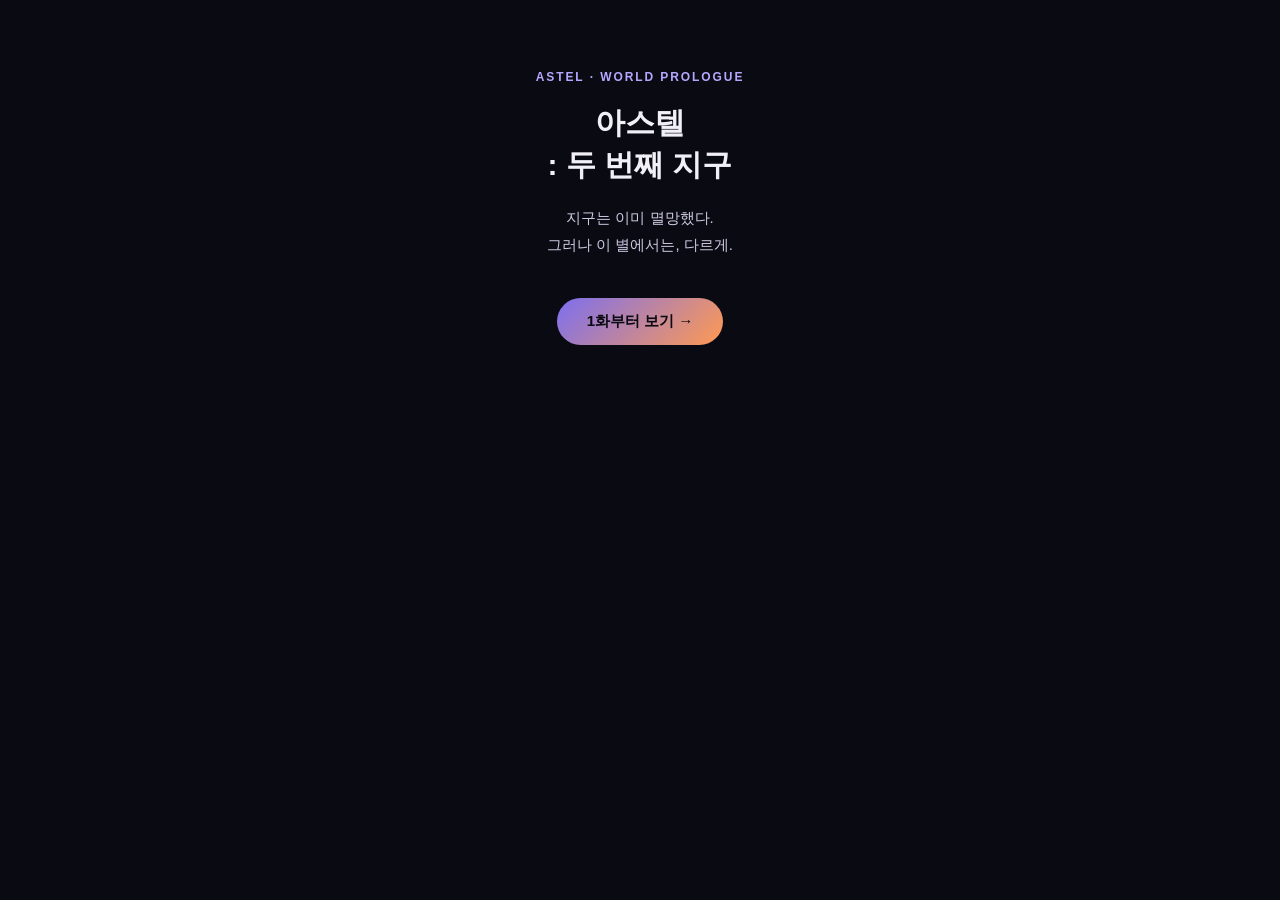
<file: index.html>
<!DOCTYPE html>
<html lang="ko">
<head>
<meta charset="UTF-8">
<meta name="viewport" content="width=device-width, initial-scale=1.0">
<title>아스텔: 두 번째 지구</title>
<link rel="stylesheet" href="assets/site.css">
</head>
<body>

  <div class="hero">
    <div class="tagline">Astel · World Prologue</div>
    <h1>아스텔<br>: 두 번째 지구</h1>
    <p class="lead">지구는 이미 멸망했다.<br>그러나 이 별에서는, 다르게.</p>
    <a class="cta" href="episodes/ep1.html">1화부터 보기 →</a>
  </div>

</body>
</html>
</file>
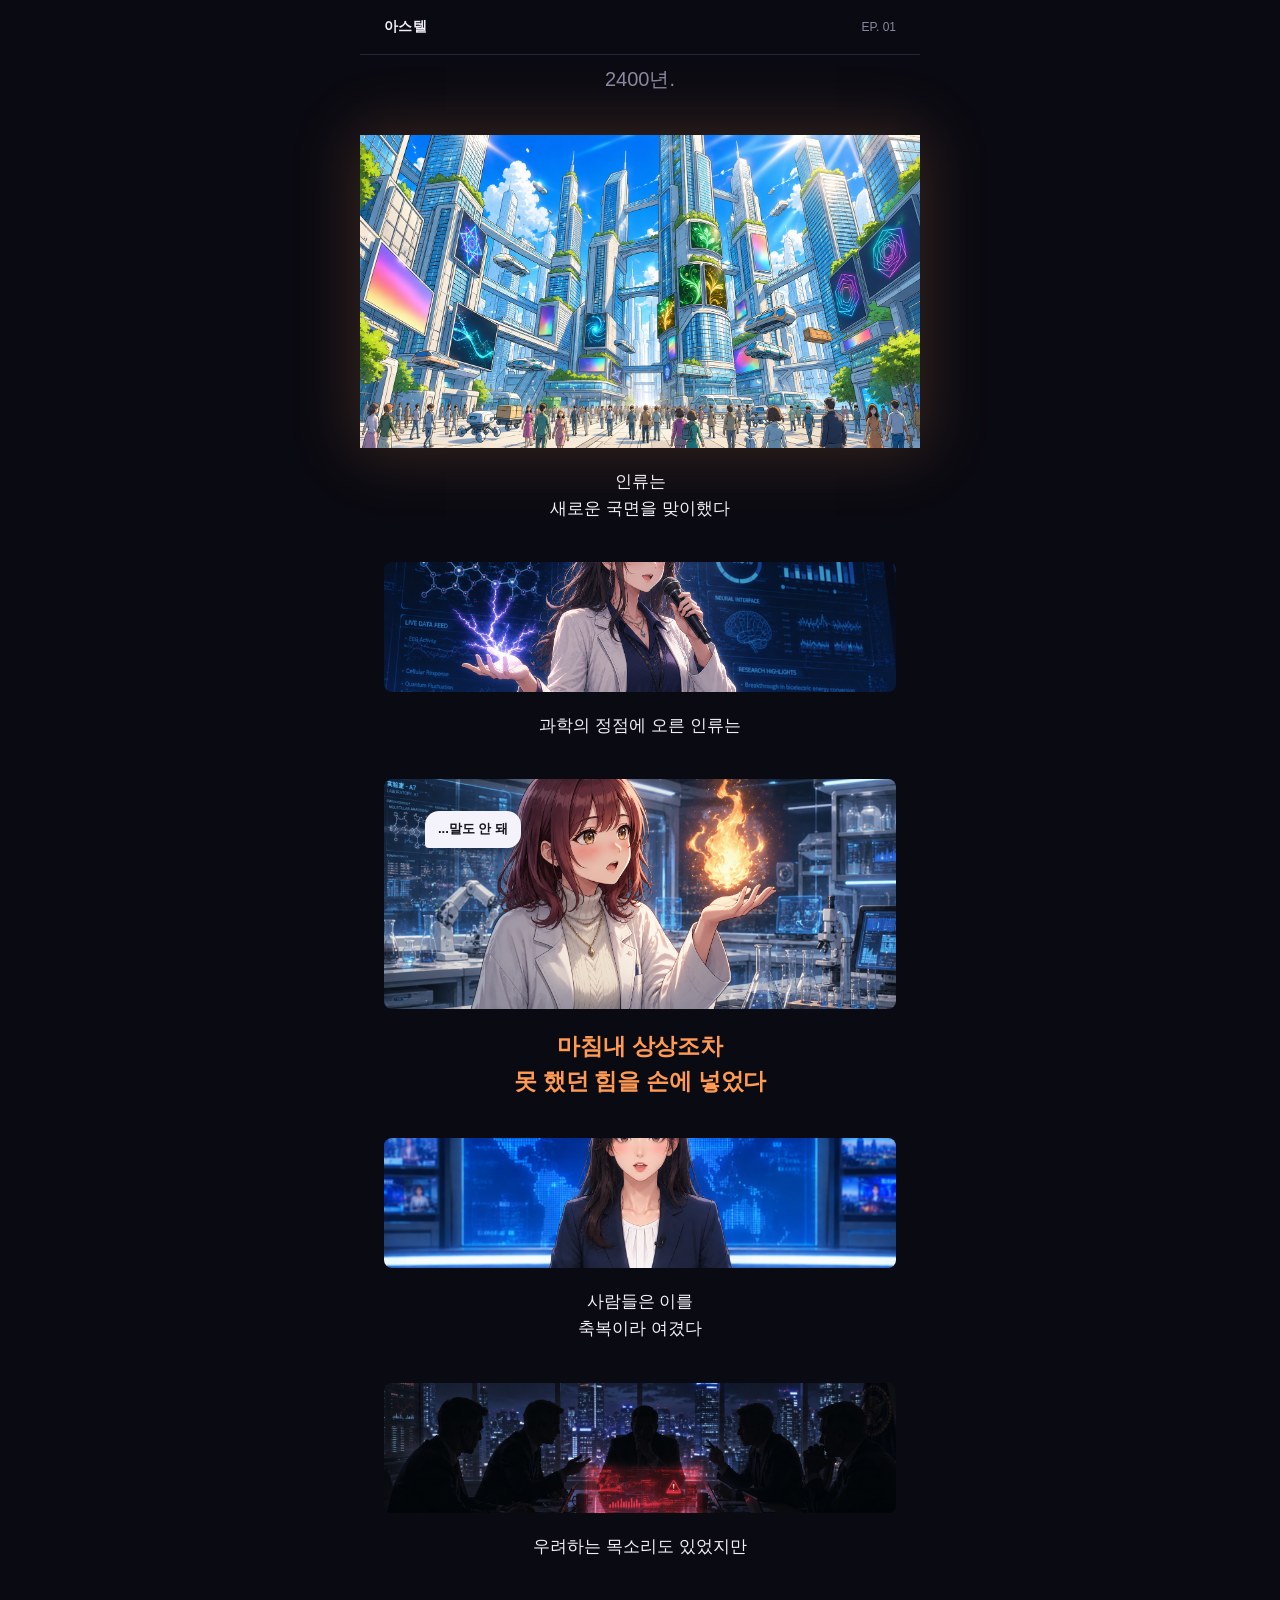
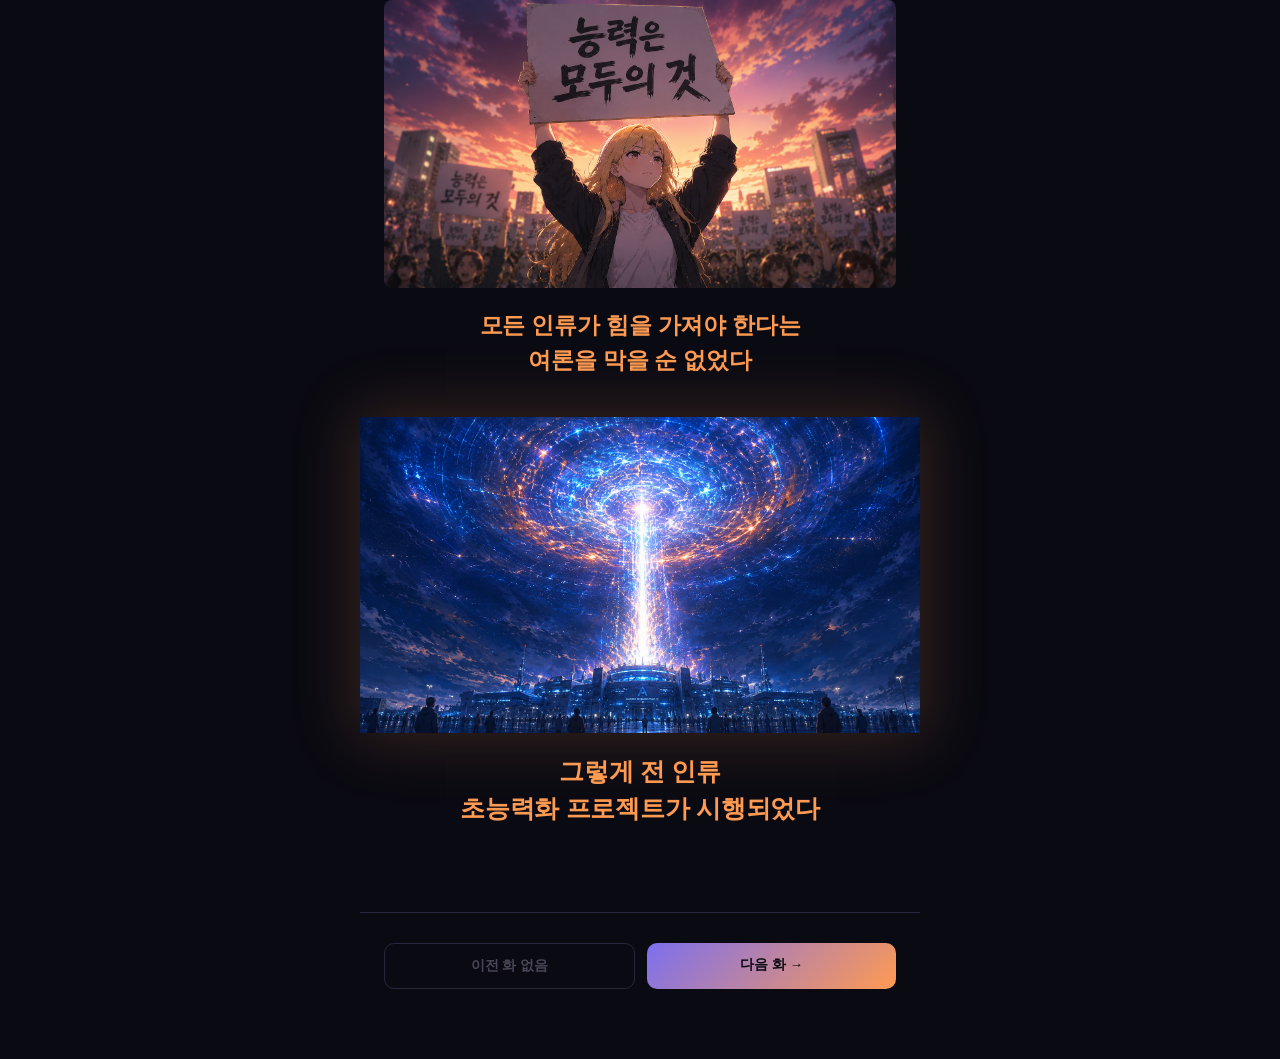
<file: episodes/ep1.html>
<!DOCTYPE html>
<html lang="ko">
<head>
<meta charset="UTF-8">
<meta name="viewport" content="width=device-width, initial-scale=1.0">
<title>1화 — 아스텔</title>
<link rel="stylesheet" href="../assets/site.css">
</head>
<body>

  <div class="site-nav">
    <a class="brand" href="../index.html">아스텔</a>
    <span class="ep-tag">EP. 01</span>
  </div>

  <div class="strip">

    <div class="cut">
      <div class="cut-text text-normal" style="font-size:20px;color:var(--text-quiet)">2400년.</div>
    </div>

    <div class="cut size-full reveal">
      <div class="cut-media"><img src="images/ep1/city.png" alt="미래 도시 전경"></div>
    </div>

    <div class="cut">
      <div class="cut-text text-normal">인류는<br>새로운 국면을 맞이했다</div>
    </div>

    <div class="cut size-s">
      <div class="cut-media"><img src="images/ep1/scientist_lightning.png" alt="연구 발표 장면"></div>
    </div>

    <div class="cut">
      <div class="cut-text text-normal">과학의 정점에 오른 인류는</div>
    </div>

    <div class="cut size-m">
      <div class="cut-media">
        <img src="images/ep1/woman_flame.png" alt="손 위의 불꽃을 바라보는 여성">
        <div class="bubble-wrap" style="top:14%; left:8%;"><div class="bubble">...말도 안 돼</div></div>
      </div>
    </div>

    <div class="cut">
      <div class="cut-text text-impact">마침내 상상조차<br>못 했던 힘을 손에 넣었다</div>
    </div>

    <div class="cut size-s">
      <div class="cut-media"><img src="images/ep1/news_anchor.png" alt="뉴스 속보 장면"></div>
    </div>

    <div class="cut">
      <div class="cut-text text-normal">사람들은 이를<br>축복이라 여겼다</div>
    </div>

    <div class="cut size-s">
      <div class="cut-media"><img src="images/ep1/committee_room.png" alt="우려하는 회의 장면"></div>
    </div>

    <div class="cut">
      <div class="cut-text text-normal">우려하는 목소리도 있었지만</div>
    </div>

    <div class="cut size-l reveal">
      <div class="cut-media"><img src="images/ep1/protest_crowd.png" alt="능력은 모두의 것 시위 장면"></div>
    </div>

    <div class="cut">
      <div class="cut-text text-impact">모든 인류가 힘을 가져야 한다는<br>여론을 막을 순 없었다</div>
    </div>

    <div class="cut size-full reveal">
      <div class="cut-media"><img src="images/ep1/cosmic_beam.png" alt="전 인류 초능력화 프로젝트 시행 장면"></div>
    </div>

    <div class="cut">
      <div class="cut-text text-impact" style="font-size:25px">그렇게 전 인류<br>초능력화 프로젝트가 시행되었다</div>
    </div>
  </div>

  <div class="ep-end">
    <span class="disabled">이전 화 없음</span>
    <a class="next" href="ep2.html">다음 화 →</a>
  </div>

<script>
  const revealEls = document.querySelectorAll('.reveal');
  const io = new IntersectionObserver((entries) => {
    entries.forEach(entry => {
      if (entry.isIntersecting) {
        entry.target.classList.add('is-visible');
        io.unobserve(entry.target);
      }
    });
  }, { threshold: 0.2 });
  revealEls.forEach(el => io.observe(el));
</script>

</body>
</html>
</file>
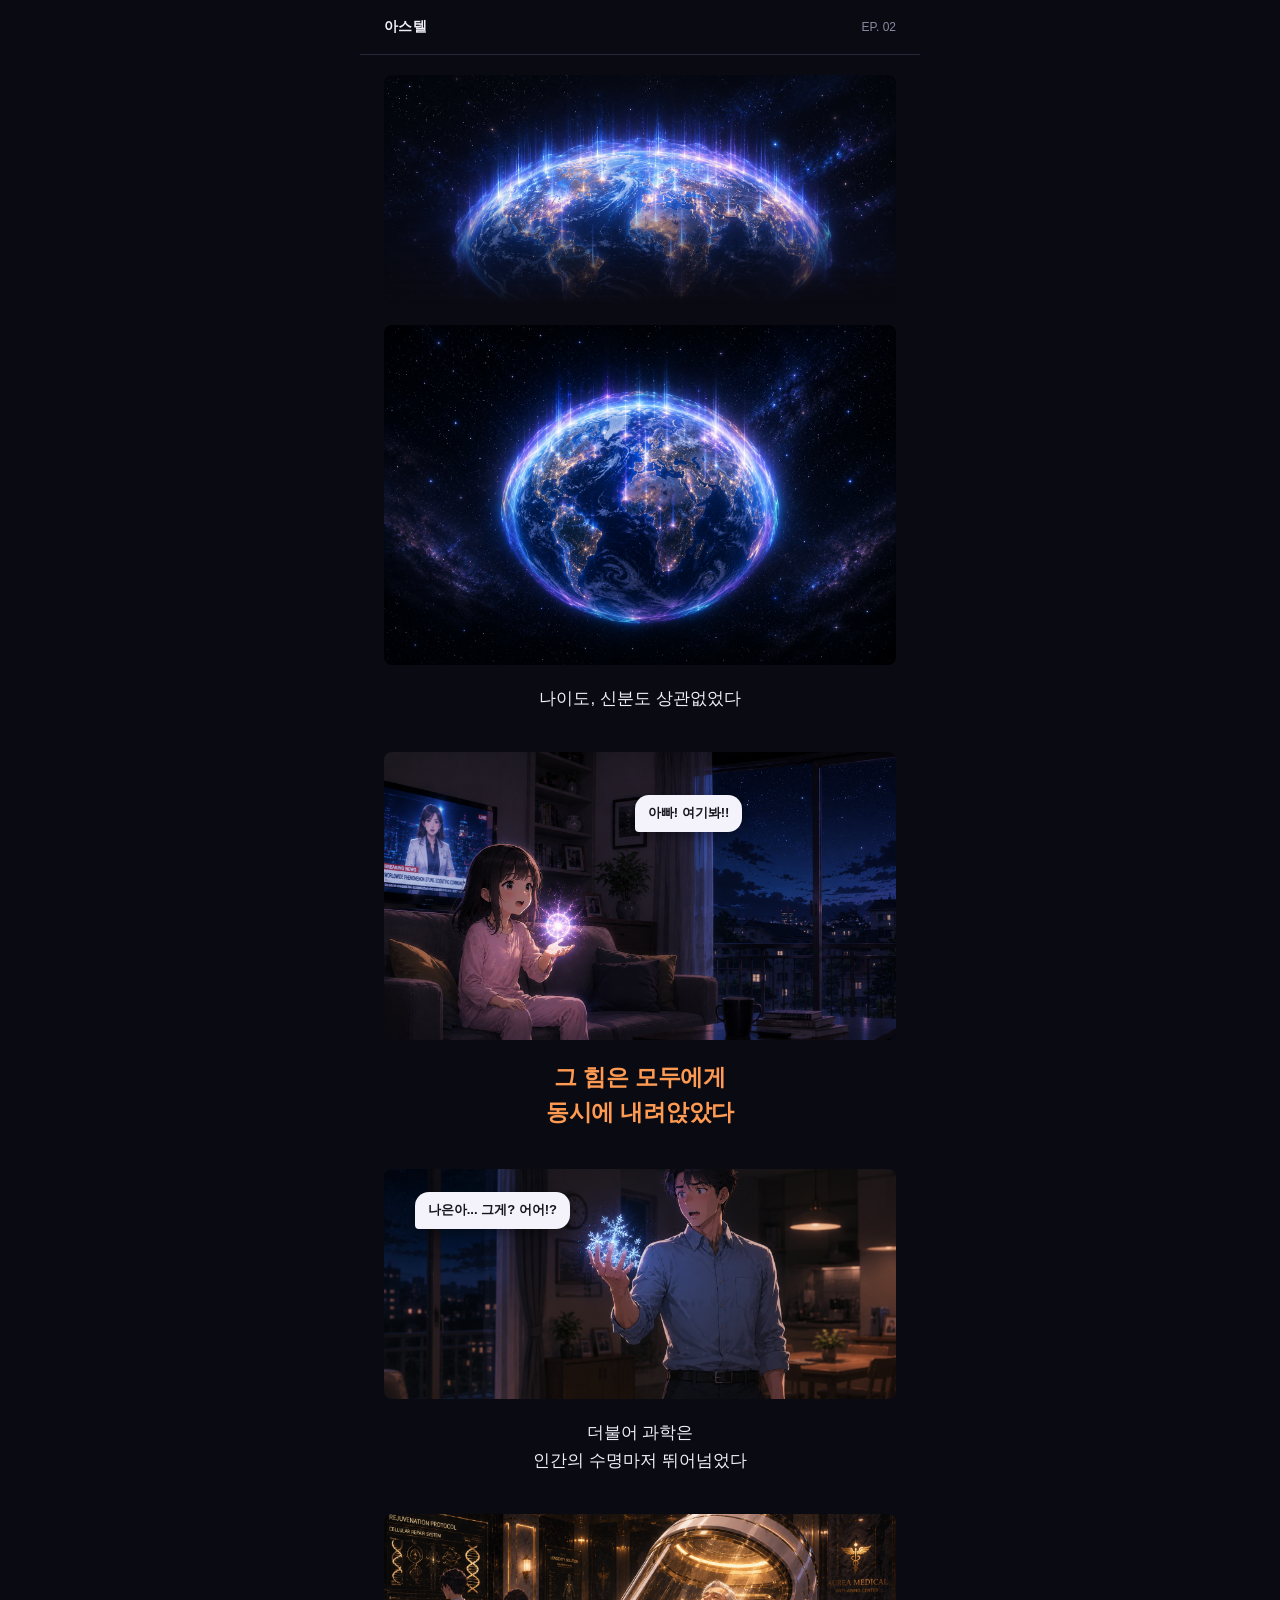
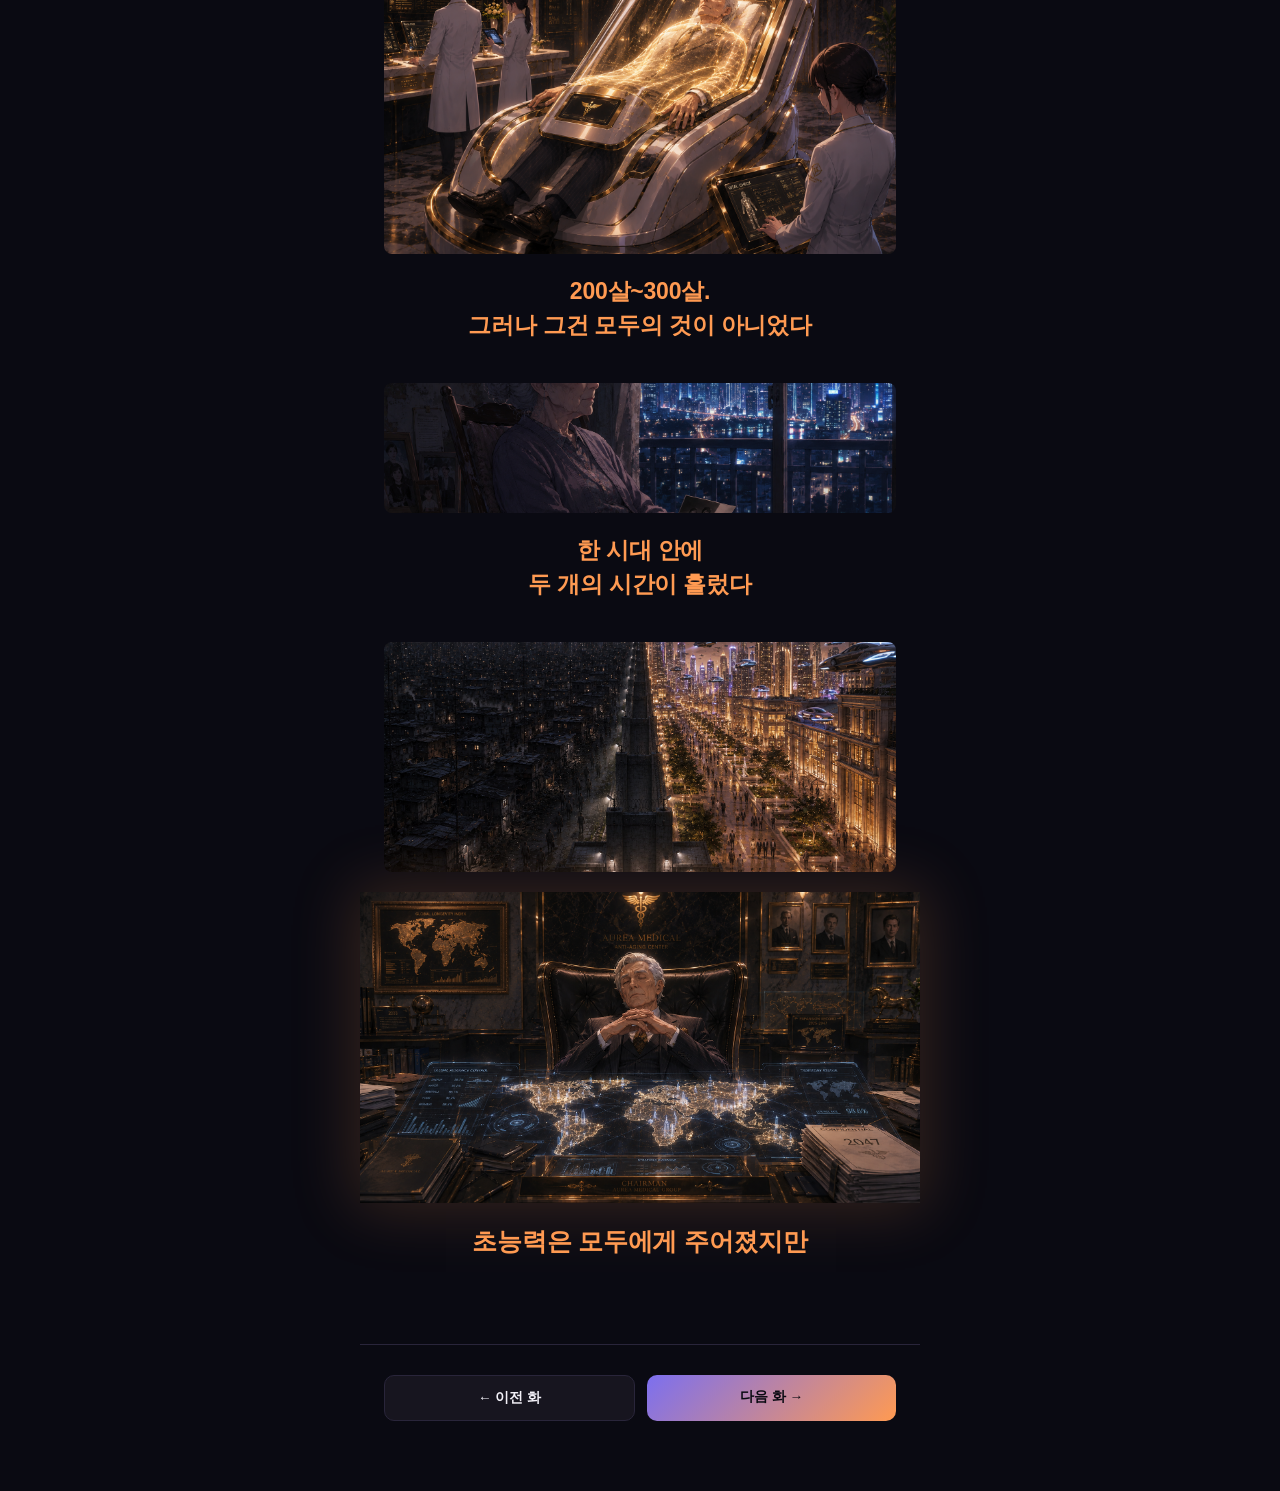
<file: episodes/ep2.html>
<!DOCTYPE html>
<html lang="ko">
<head>
<meta charset="UTF-8">
<meta name="viewport" content="width=device-width, initial-scale=1.0">
<title>2화 — 아스텔</title>
<link rel="stylesheet" href="../assets/site.css">
</head>
<body>

  <div class="site-nav">
    <a class="brand" href="../index.html">아스텔</a>
    <span class="ep-tag">EP. 02</span>
  </div>

  <div class="strip">

    <div class="cut size-m">
      <div class="cut-media fade-bottom"><img src="images/ep2/earth_top.png" alt="지구, 첫 번째 컷"></div>
    </div>

    <div class="cut size-l reveal">
      <div class="cut-media"><img src="images/ep2/earth_full.png" alt="지구, 두 번째 컷 (확대)"></div>
    </div>

    <div class="cut">
      <div class="cut-text text-normal">나이도, 신분도 상관없었다</div>
    </div>

    <div class="cut size-l reveal">
      <div class="cut-media">
        <img src="images/ep2/girl_power.png" alt="소녀가 손 위의 빛을 보여주는 장면">
        <div class="bubble-wrap" style="top:15%; right:30%;"><div class="bubble">아빠! 여기봐!!</div></div>
      </div>
    </div>

    <div class="cut">
      <div class="cut-text text-impact">그 힘은 모두에게<br>동시에 내려앉았다</div>
    </div>

    <div class="cut size-m">
      <div class="cut-media">
        <img src="images/ep2/man_power.png" alt="남성이 놀라며 손 위의 빛을 보는 장면">
        <div class="bubble-wrap" style="top:10%; left:6%;"><div class="bubble">나은아... 그게? 어어!?</div></div>
      </div>
    </div>

    <div class="cut">
      <div class="cut-text text-normal">더불어 과학은<br>인간의 수명마저 뛰어넘었다</div>
    </div>

    <div class="cut size-l reveal">
      <div class="cut-media"><img src="images/ep2/pod_capsule.png" alt="수명 연장 캡슐 시술 장면"></div>
    </div>

    <div class="cut">
      <div class="cut-text text-impact">200살~300살.<br>그러나 그건 모두의 것이 아니었다</div>
    </div>

    <div class="cut size-s">
      <div class="cut-media"><img src="images/ep2/elder_window.png" alt="노년 여성이 도시를 바라보는 장면"></div>
    </div>

    <div class="cut">
      <div class="cut-text text-impact">한 시대 안에<br>두 개의 시간이 흘렀다</div>
    </div>

    <div class="cut size-m">
      <div class="cut-media"><img src="images/ep2/city_street.png" alt="도시 거리 전경"></div>
    </div>

    <div class="cut size-full reveal">
      <div class="cut-media"><img src="images/ep2/final_portrait.png" alt="빛과 지구본을 담은 마무리 이미지"></div>
    </div>

    <div class="cut">
      <div class="cut-text text-impact" style="font-size:25px">초능력은 모두에게 주어졌지만</div>
    </div>
  </div>

  <div class="ep-end">
    <a href="ep1.html">← 이전 화</a>
    <a class="next" href="ep3.html">다음 화 →</a>
  </div>

<script>
  const revealEls = document.querySelectorAll('.reveal');
  const io = new IntersectionObserver((entries) => {
    entries.forEach(entry => {
      if (entry.isIntersecting) {
        entry.target.classList.add('is-visible');
        io.unobserve(entry.target);
      }
    });
  }, { threshold: 0.2 });
  revealEls.forEach(el => io.observe(el));
</script>

</body>
</html>
</file>
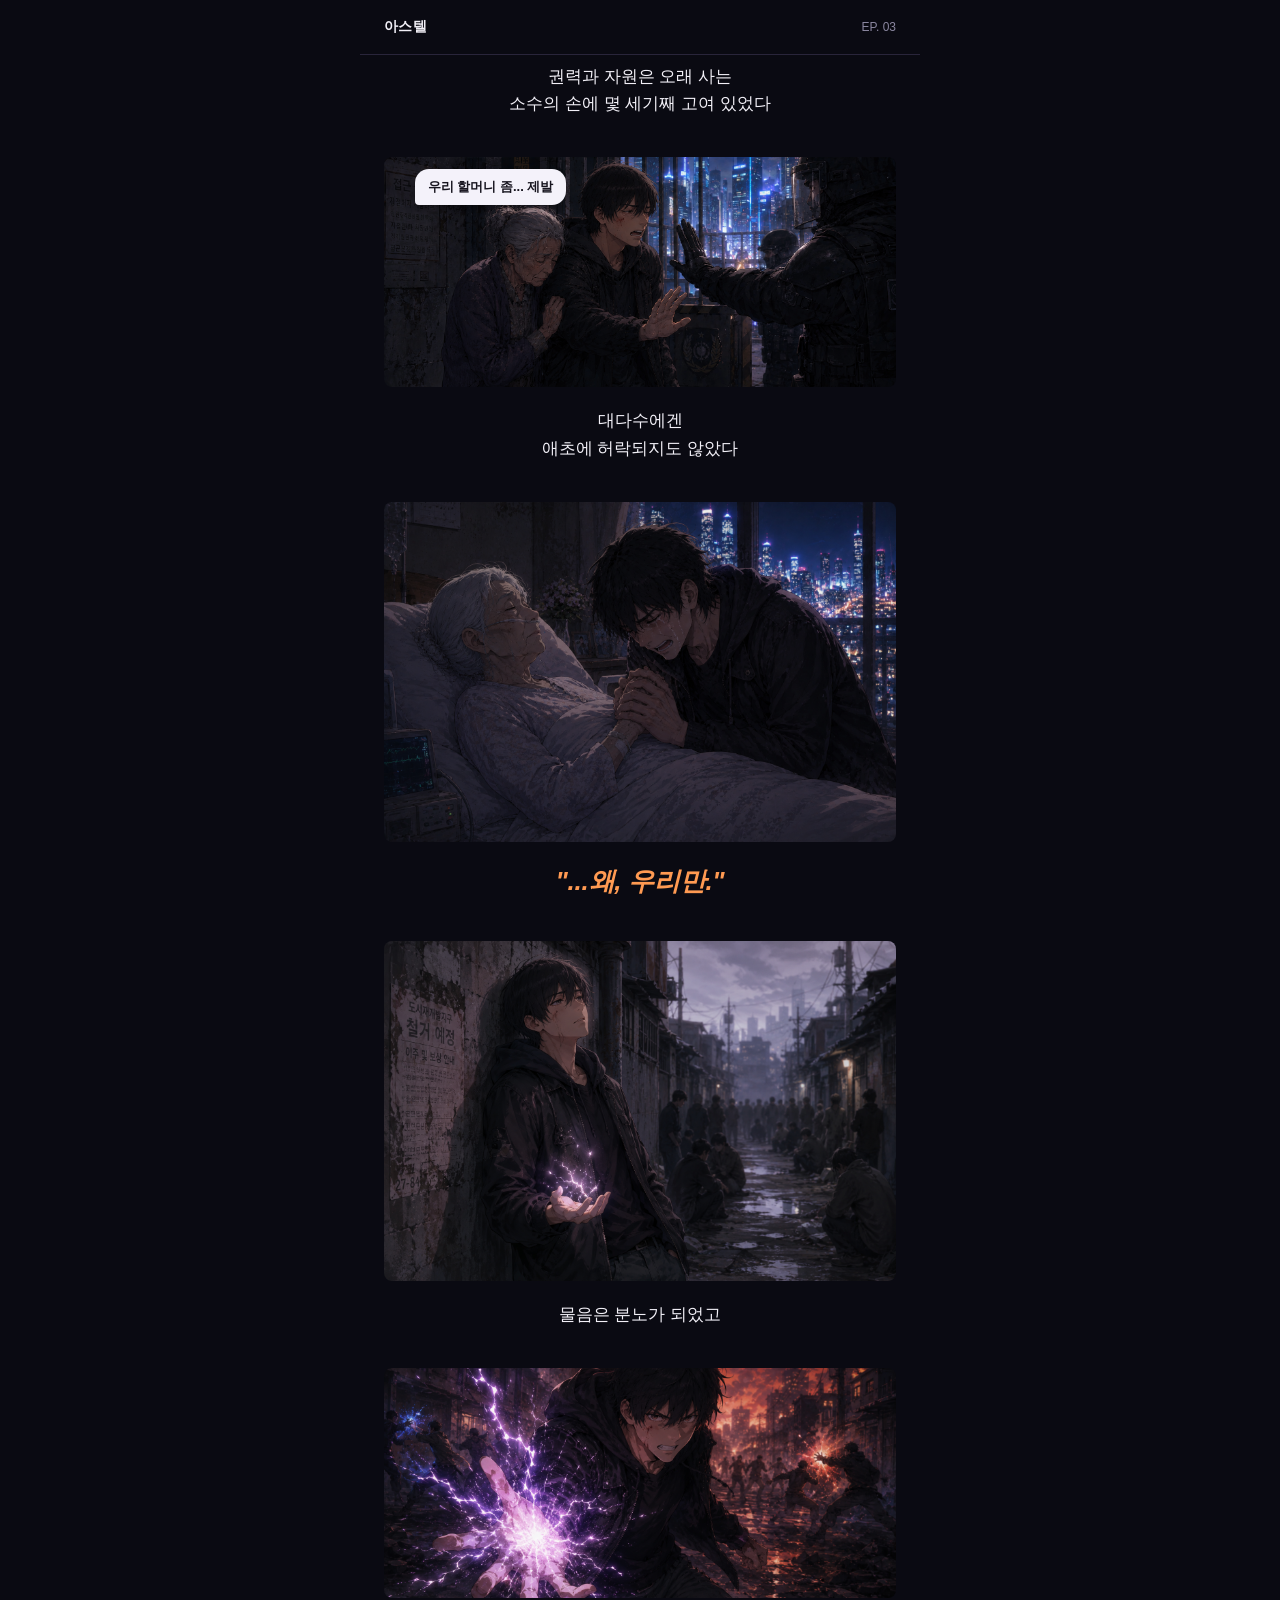
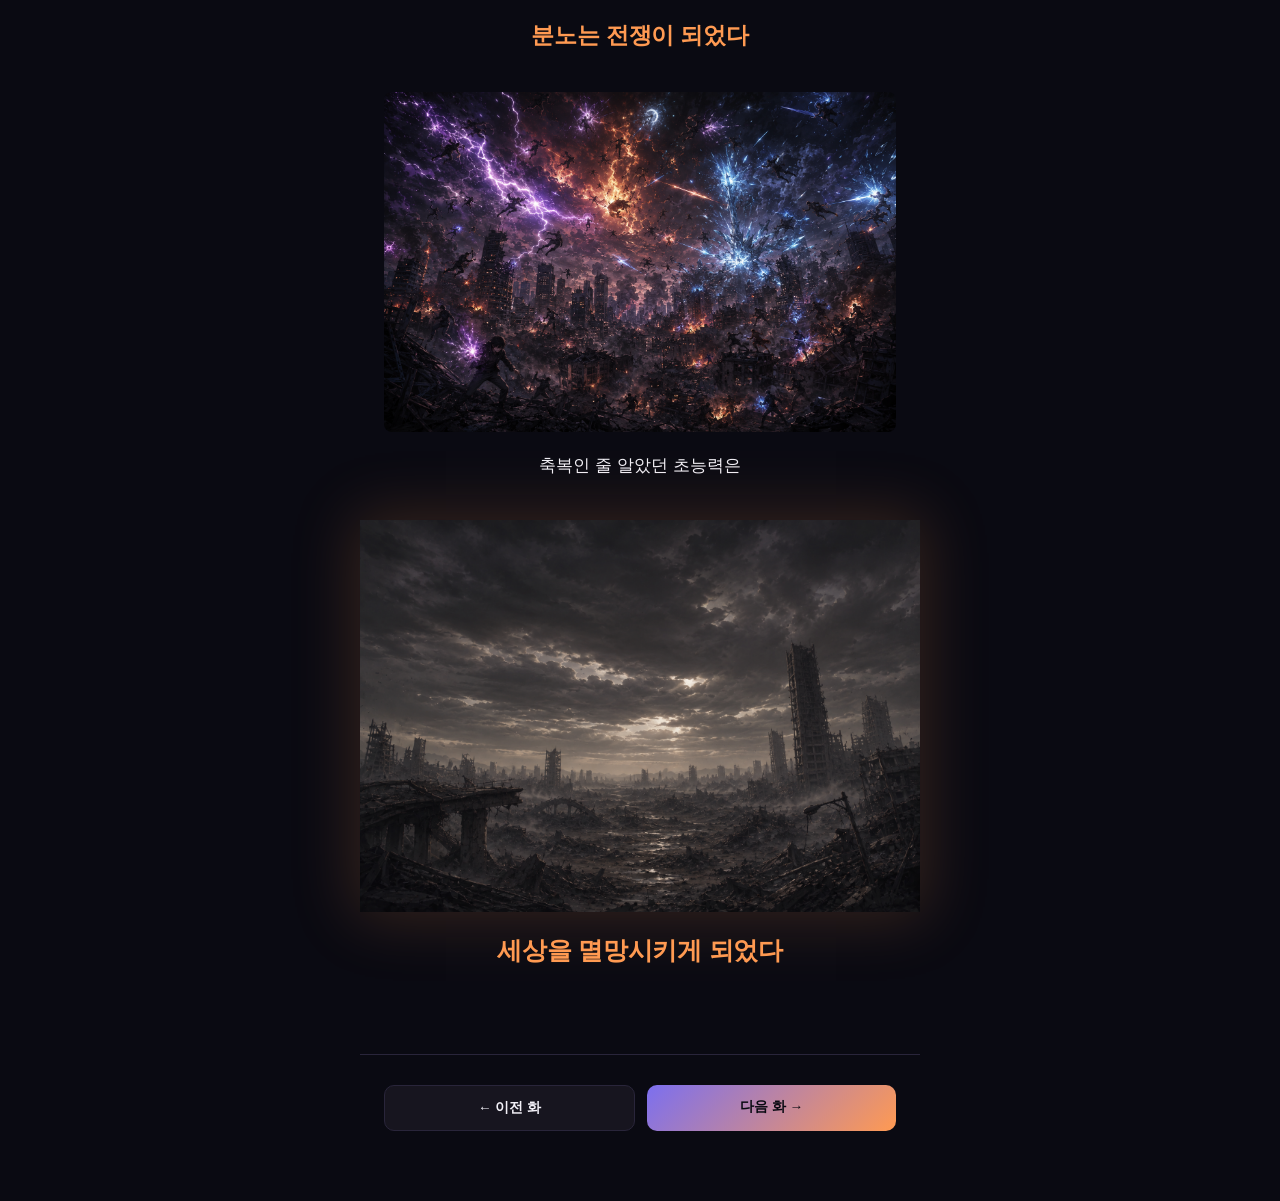
<file: episodes/ep3.html>
<!DOCTYPE html>
<html lang="ko">
<head>
<meta charset="UTF-8">
<meta name="viewport" content="width=device-width, initial-scale=1.0">
<title>3화 — 아스텔</title>
<link rel="stylesheet" href="../assets/site.css">
</head>
<body>

  <div class="site-nav">
    <a class="brand" href="../index.html">아스텔</a>
    <span class="ep-tag">EP. 03</span>
  </div>

  <div class="strip">

    <div class="cut">
      <div class="cut-text text-normal">권력과 자원은 오래 사는<br>소수의 손에 몇 세기째 고여 있었다</div>
    </div>

    <div class="cut size-m">
      <div class="cut-media">
        <img src="images/ep3/grandma_plea.png" alt="할머니를 부탁하는 장면">
        <div class="bubble-wrap" style="top:5%; left:6%;"><div class="bubble">우리 할머니 좀... 제발</div></div>
      </div>
    </div>

    <div class="cut">
      <div class="cut-text text-normal">대다수에겐<br>애초에 허락되지도 않았다</div>
    </div>

    <div class="cut size-l reveal">
      <div class="cut-media"><img src="images/ep3/dying_grandma.png" alt="죽어가는 할머니를 지키는 장면"></div>
    </div>

    <div class="cut">
      <div class="cut-text text-impact-quote">"...왜, 우리만."</div>
    </div>

    <div class="cut size-l reveal">
      <div class="cut-media"><img src="images/ep3/man_ruins_power.png" alt="폐허 속에서 힘을 각성하는 남자"></div>
    </div>

    <div class="cut">
      <div class="cut-text text-normal">물음은 분노가 되었고</div>
    </div>

    <div class="cut size-m">
      <div class="cut-media"><img src="images/ep3/power_surge.png" alt="힘이 폭주하는 장면"></div>
    </div>

    <div class="cut">
      <div class="cut-text text-impact">분노는 전쟁이 되었다</div>
    </div>

    <div class="cut size-l reveal">
      <div class="cut-media"><img src="images/ep3/war_explosion.png" alt="전쟁이 격화되는 장면"></div>
    </div>

    <div class="cut">
      <div class="cut-text text-normal">축복인 줄 알았던 초능력은</div>
    </div>

    <div class="cut size-full reveal">
      <div class="cut-media"><img src="images/ep3/ruined_city.png" alt="멸망한 세상"></div>
    </div>

    <div class="cut">
      <div class="cut-text text-impact" style="font-size:25px">세상을 멸망시키게 되었다</div>
    </div>
  </div>

  <div class="ep-end">
    <a href="ep2.html">← 이전 화</a>
    <a class="next" href="ep4.html">다음 화 →</a>
  </div>

<script>
  const revealEls = document.querySelectorAll('.reveal');
  const io = new IntersectionObserver((entries) => {
    entries.forEach(entry => {
      if (entry.isIntersecting) {
        entry.target.classList.add('is-visible');
        io.unobserve(entry.target);
      }
    });
  }, { threshold: 0.2 });
  revealEls.forEach(el => io.observe(el));
</script>

</body>
</html>
</file>
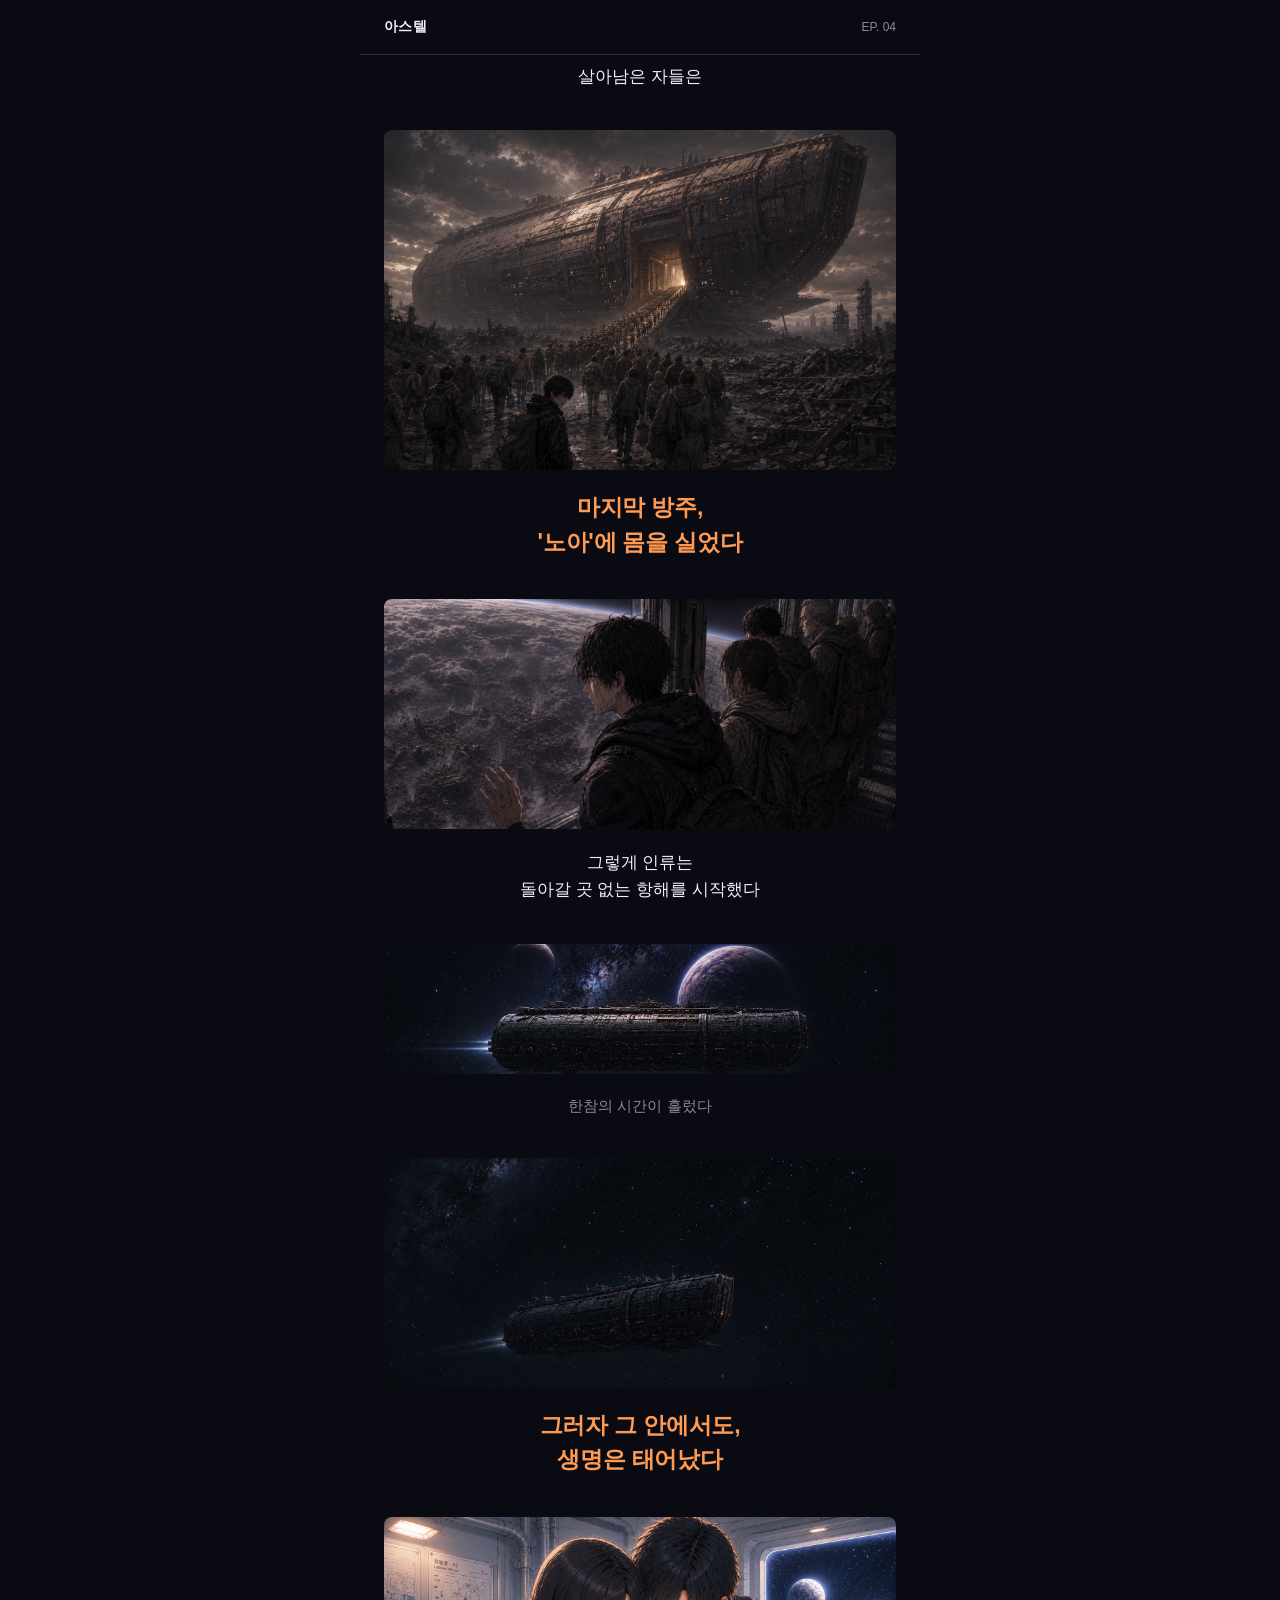
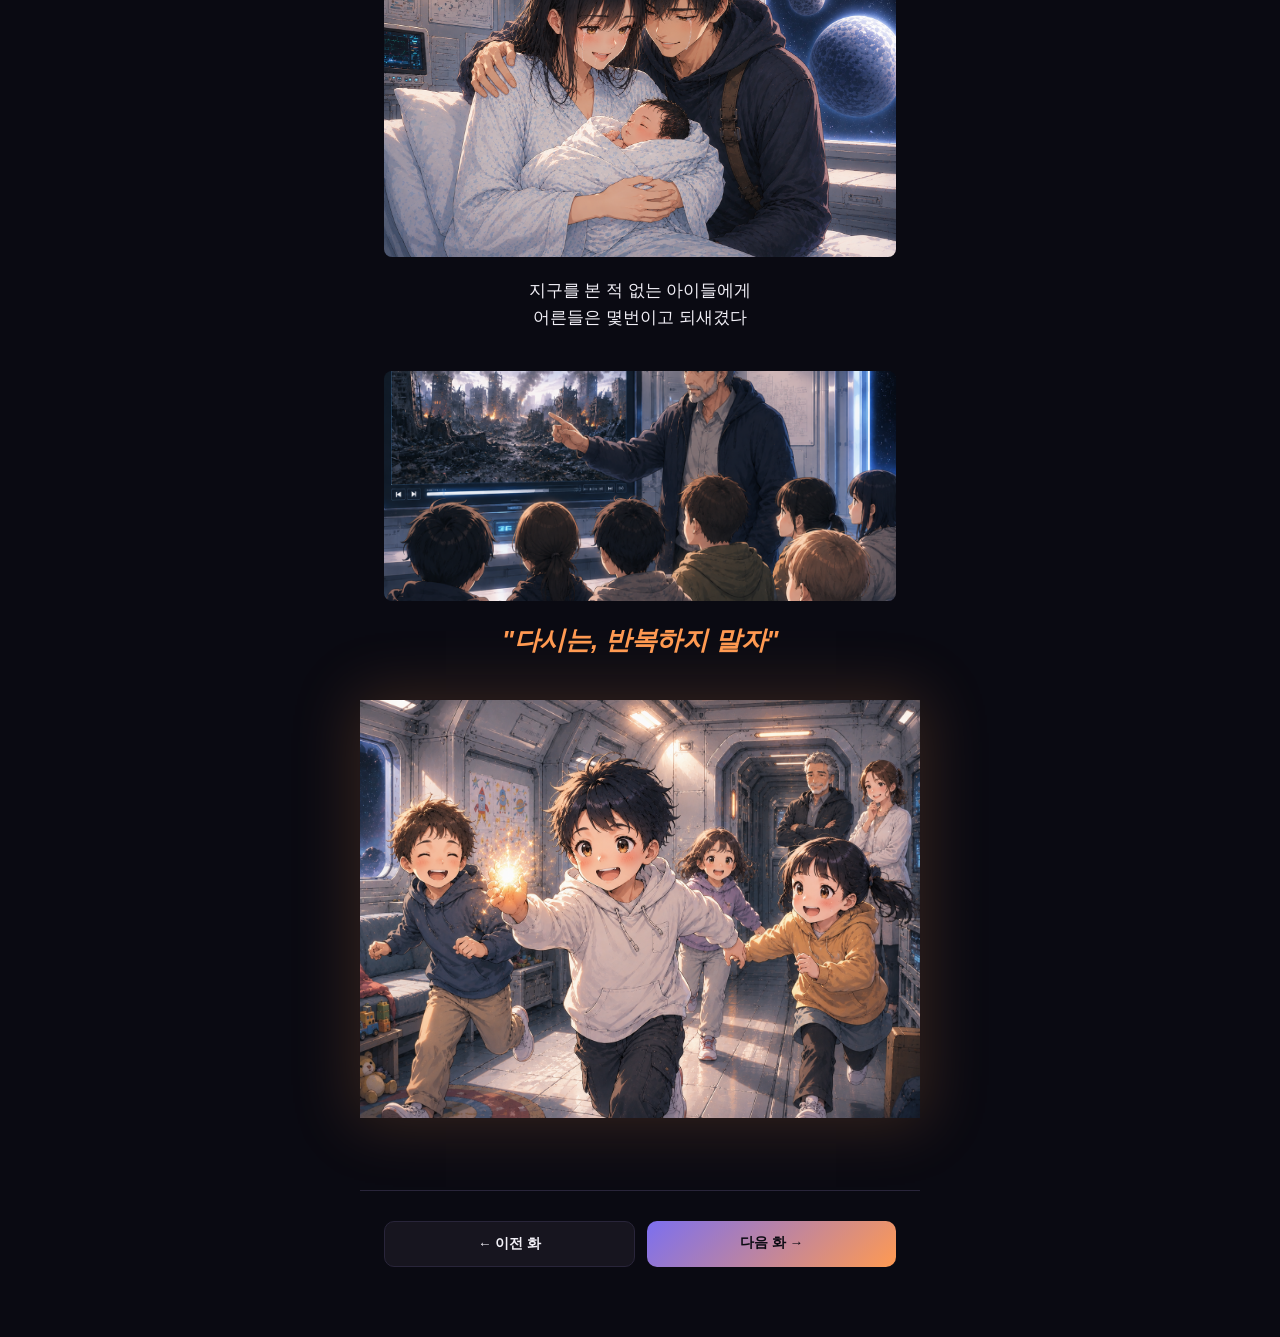
<file: episodes/ep4.html>
<!DOCTYPE html>
<html lang="ko">
<head>
<meta charset="UTF-8">
<meta name="viewport" content="width=device-width, initial-scale=1.0">
<title>4화 — 아스텔</title>
<link rel="stylesheet" href="../assets/site.css">
</head>
<body>

  <div class="site-nav">
    <a class="brand" href="../index.html">아스텔</a>
    <span class="ep-tag">EP. 04</span>
  </div>

  <div class="strip">

    <div class="cut">
      <div class="cut-text text-normal">살아남은 자들은</div>
    </div>

    <div class="cut size-l reveal">
      <div class="cut-media"><img src="images/ep4/ark_boarding.png" alt="마지막 방주에 오르는 사람들"></div>
    </div>

    <div class="cut">
      <div class="cut-text text-impact">마지막 방주,<br>'노아'에 몸을 실었다</div>
    </div>

    <div class="cut size-m">
      <div class="cut-media"><img src="images/ep4/window_earth.png" alt="창밖으로 지구를 바라보는 사람들"></div>
    </div>

    <div class="cut">
      <div class="cut-text text-normal">그렇게 인류는<br>돌아갈 곳 없는 항해를 시작했다</div>
    </div>

    <div class="cut size-s">
      <div class="cut-media"><img src="images/ep4/ark_in_space.png" alt="우주를 떠도는 방주"></div>
    </div>

    <div class="cut">
      <div class="cut-text text-normal" style="font-size:15px;color:var(--text-quiet)">한참의 시간이 흘렀다</div>
    </div>

    <div class="cut size-m reveal">
      <div class="cut-media crop-bottom"><img src="images/ep4/ark_drift.png" alt="은하수를 가로지르는 방주"></div>
    </div>
    
    <div class="cut">
      <div class="cut-text text-impact style="margin-top: 150px;">그러자 그 안에서도,<br>생명은 태어났다</div>
    </div>

    <div class="cut size-l reveal">
      <div class="cut-media"><img src="images/ep4/family_newborn.png" alt="아기를 안은 부모"></div>
    </div>

    <div class="cut">
      <div class="cut-text text-normal">지구를 본 적 없는 아이들에게<br>어른들은 몇번이고 되새겼다</div>
    </div>

    <div class="cut size-m">
      <div class="cut-media"><img src="images/ep4/classroom_teach.png" alt="아이들에게 지구의 참극을 가르치는 장면"></div>
    </div>

    <div class="cut">
      <div class="cut-text text-impact-quote">"다시는, 반복하지 말자"</div>
    </div>

    <div class="cut size-full reveal">
      <div class="cut-media"><img src="images/ep4/children_play.png" alt="방주 안에서 웃으며 노는 아이들"></div>
    </div>
  </div>

  <div class="ep-end">
    <a href="ep3.html">← 이전 화</a>
    <a class="next" href="ep5.html">다음 화 →</a>
  </div>

<script>
  const revealEls = document.querySelectorAll('.reveal');
  const io = new IntersectionObserver((entries) => {
    entries.forEach(entry => {
      if (entry.isIntersecting) {
        entry.target.classList.add('is-visible');
        io.unobserve(entry.target);
      }
    });
  }, { threshold: 0.2 });
  revealEls.forEach(el => io.observe(el));
</script>

</body>
</html>
</file>
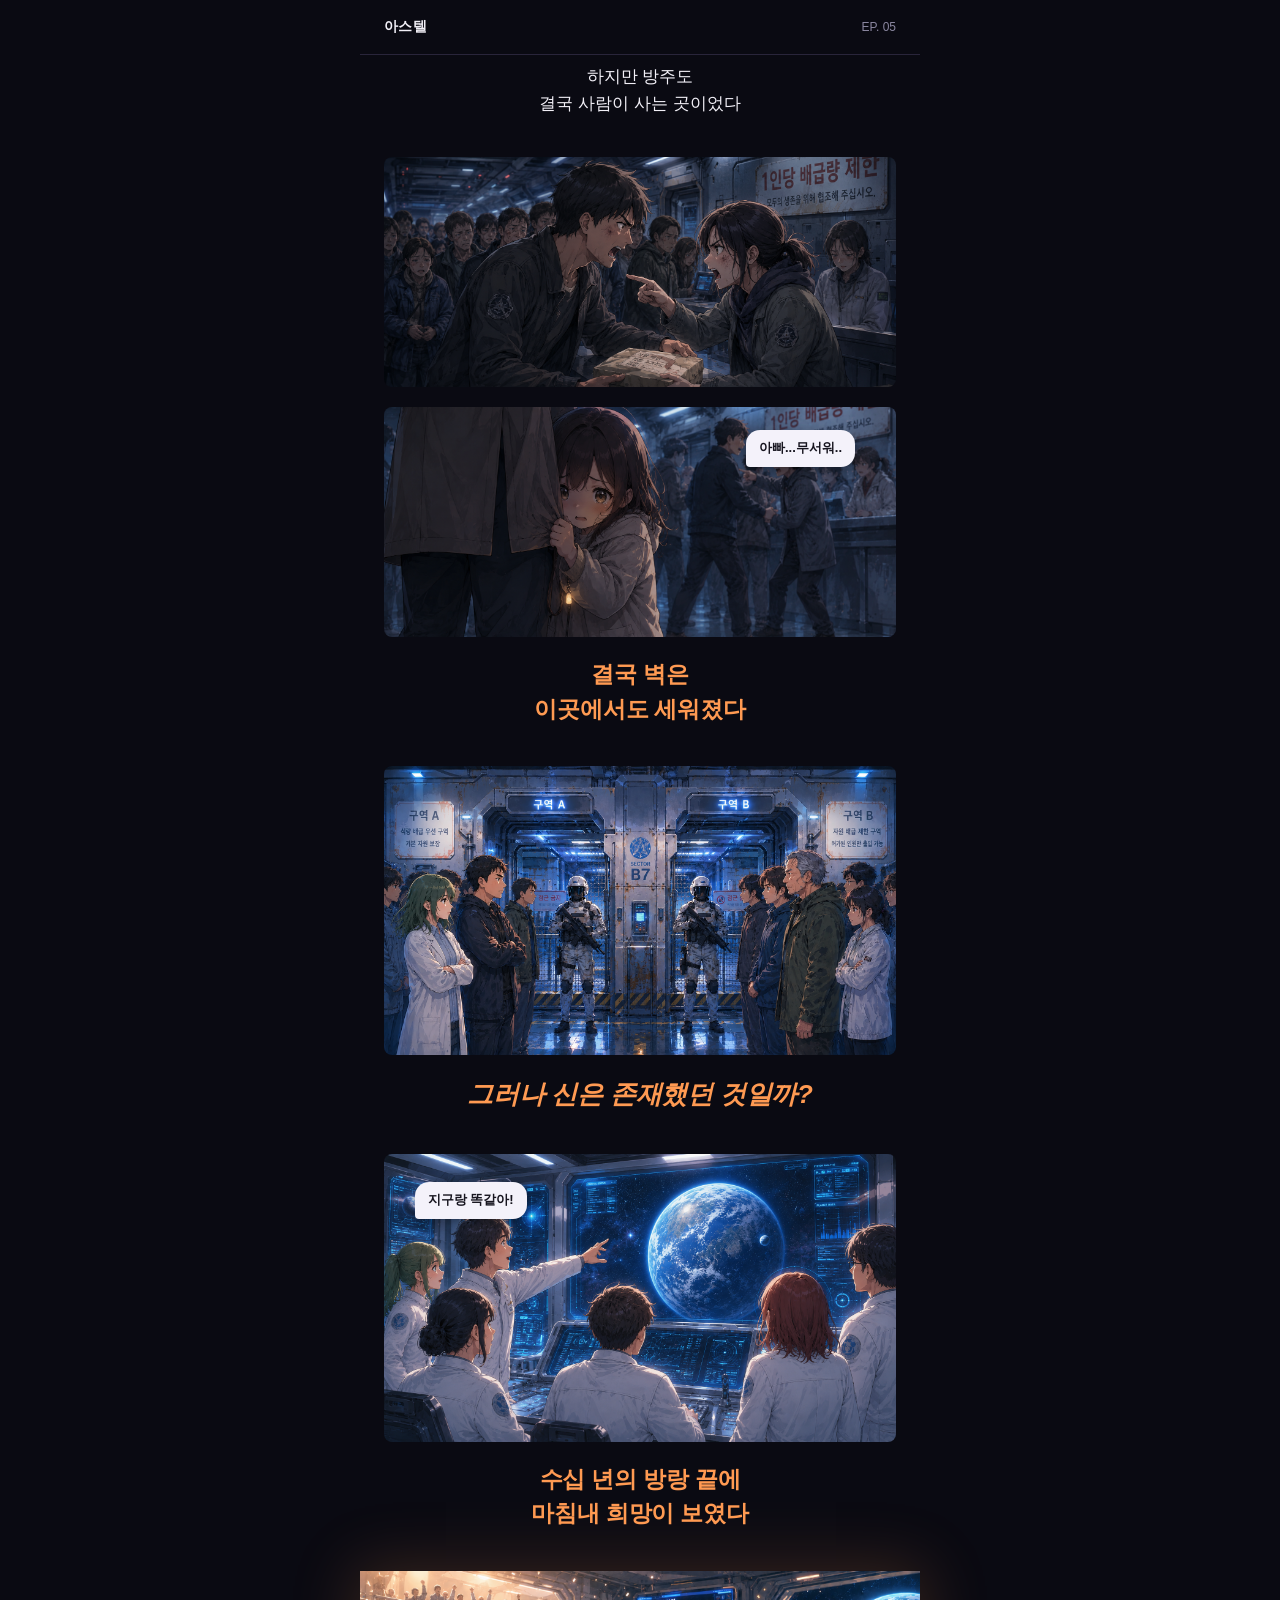
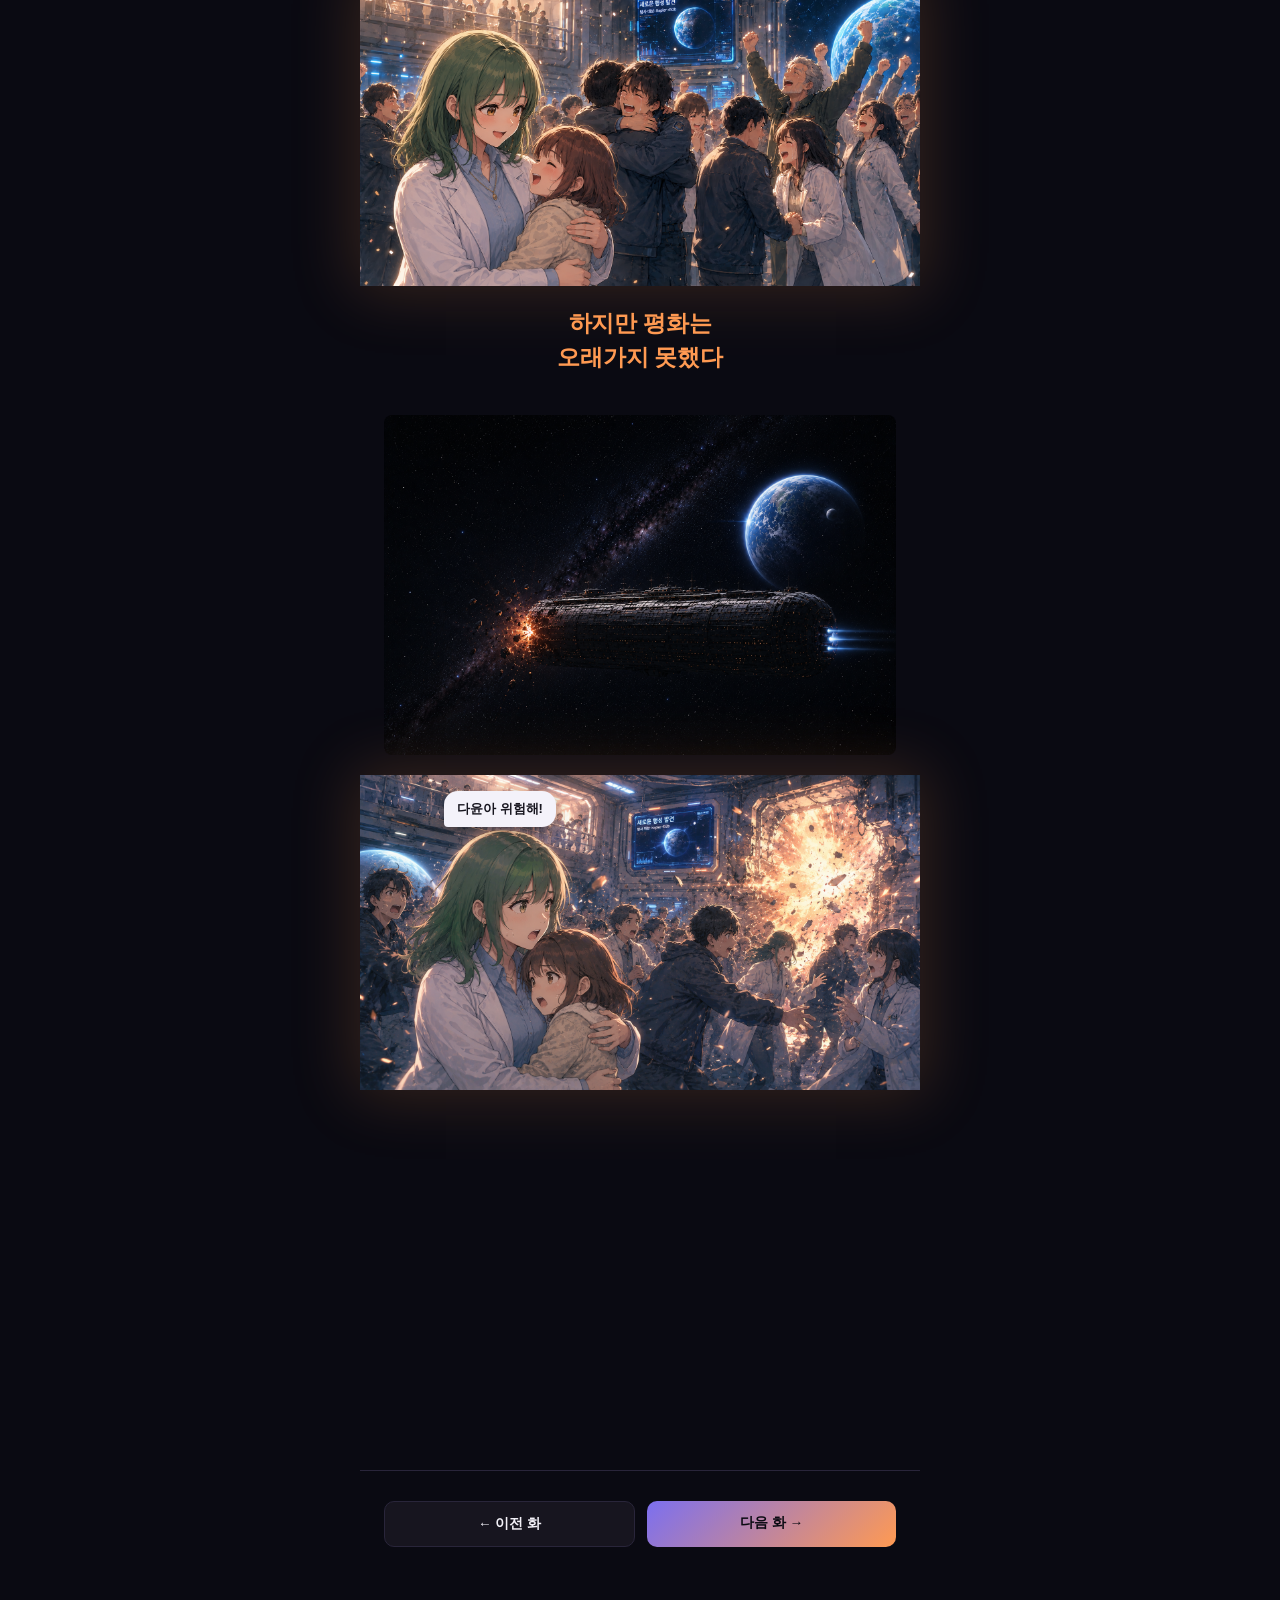
<file: episodes/ep5.html>
<!DOCTYPE html>
<html lang="ko">
<head>
<meta charset="UTF-8">
<meta name="viewport" content="width=device-width, initial-scale=1.0">
<title>5화 — 아스텔</title>
<link rel="stylesheet" href="../assets/site.css">
</head>
<body>

  <div class="site-nav">
    <a class="brand" href="../index.html">아스텔</a>
    <span class="ep-tag">EP. 05</span>
  </div>

  <div class="strip">

    <div class="cut">
      <div class="cut-text text-normal">하지만 방주도<br>결국 사람이 사는 곳이었다</div>
    </div>

    <div class="cut size-m">
      <div class="cut-media"><img src="images/ep5/tax_negotiation.png" alt="세금 배급을 둘러싼 갈등"></div>
    </div>

    <div class="cut size-m">
      <div class="cut-media">
        <img src="images/ep5/scared_girl.png" alt="겁에 질린 소녀">
        <div class="bubble-wrap" style="top:10%; right:8%;"><div class="bubble">아빠...무서워..</div></div>
      </div>
    </div>

    <div class="cut">
      <div class="cut-text text-impact">결국 벽은<br>이곳에서도 세워졌다</div>
    </div>

    <div class="cut size-l reveal">
      <div class="cut-media"><img src="images/ep5/zone_wall.png" alt="구역을 나누는 벽과 경비"></div>
    </div>

    <div class="cut">
      <div class="cut-text text-impact-quote">그러나 신은 존재했던 것일까?</div>
    </div>

    <div class="cut size-l reveal">
      <div class="cut-media">
        <img src="images/ep5/scientists_discovery.png" alt="새로운 행성을 발견하는 과학자들">
        <div class="bubble-wrap" style="top:10%; left:6%;"><div class="bubble">지구랑 똑같아!</div></div>
      </div>
    </div>

    <div class="cut">
      <div class="cut-text text-impact">수십 년의 방랑 끝에<br>마침내 희망이 보였다</div>
    </div>

    <div class="cut size-full reveal">
      <div class="cut-media"><img src="images/ep5/crowd_celebrate.png" alt="환호하는 방주 사람들"></div>
    </div>

    <div class="cut">
      <div class="cut-text text-impact">하지만 평화는<br>오래가지 못했다</div>
    </div>

    <div class="cut size-l reveal">
      <div class="cut-media"><img src="images/ep5/space_explosion.png" alt="방주 외부 폭발"></div>
    </div>

    <div class="cut size-full reveal">
      <div class="cut-media">
        <img src="images/ep5/chaos_dayoon.png" alt="혼란 속 다윤과 엄마">
        <div class="bubble-wrap" style="top:5%; left:15%;"><div class="bubble">다윤아 위험해!</div></div>
      </div>
    </div>

    <div class="cut size-l reveal">
      <div class="cut-media"><img src="images/ep5/chaos_final.png" alt="혼란 속 대피 장면"></div>
    </div>
  </div>

  <div class="ep-end">
    <a href="ep4.html">← 이전 화</a>
    <a class="next" href="ep6.html">다음 화 →</a>
  </div>

<script>
  const revealEls = document.querySelectorAll('.reveal');
  const io = new IntersectionObserver((entries) => {
    entries.forEach(entry => {
      if (entry.isIntersecting) {
        entry.target.classList.add('is-visible');
        io.unobserve(entry.target);
      }
    });
  }, { threshold: 0.2 });
  revealEls.forEach(el => io.observe(el));
</script>

</body>
</html>
</file>
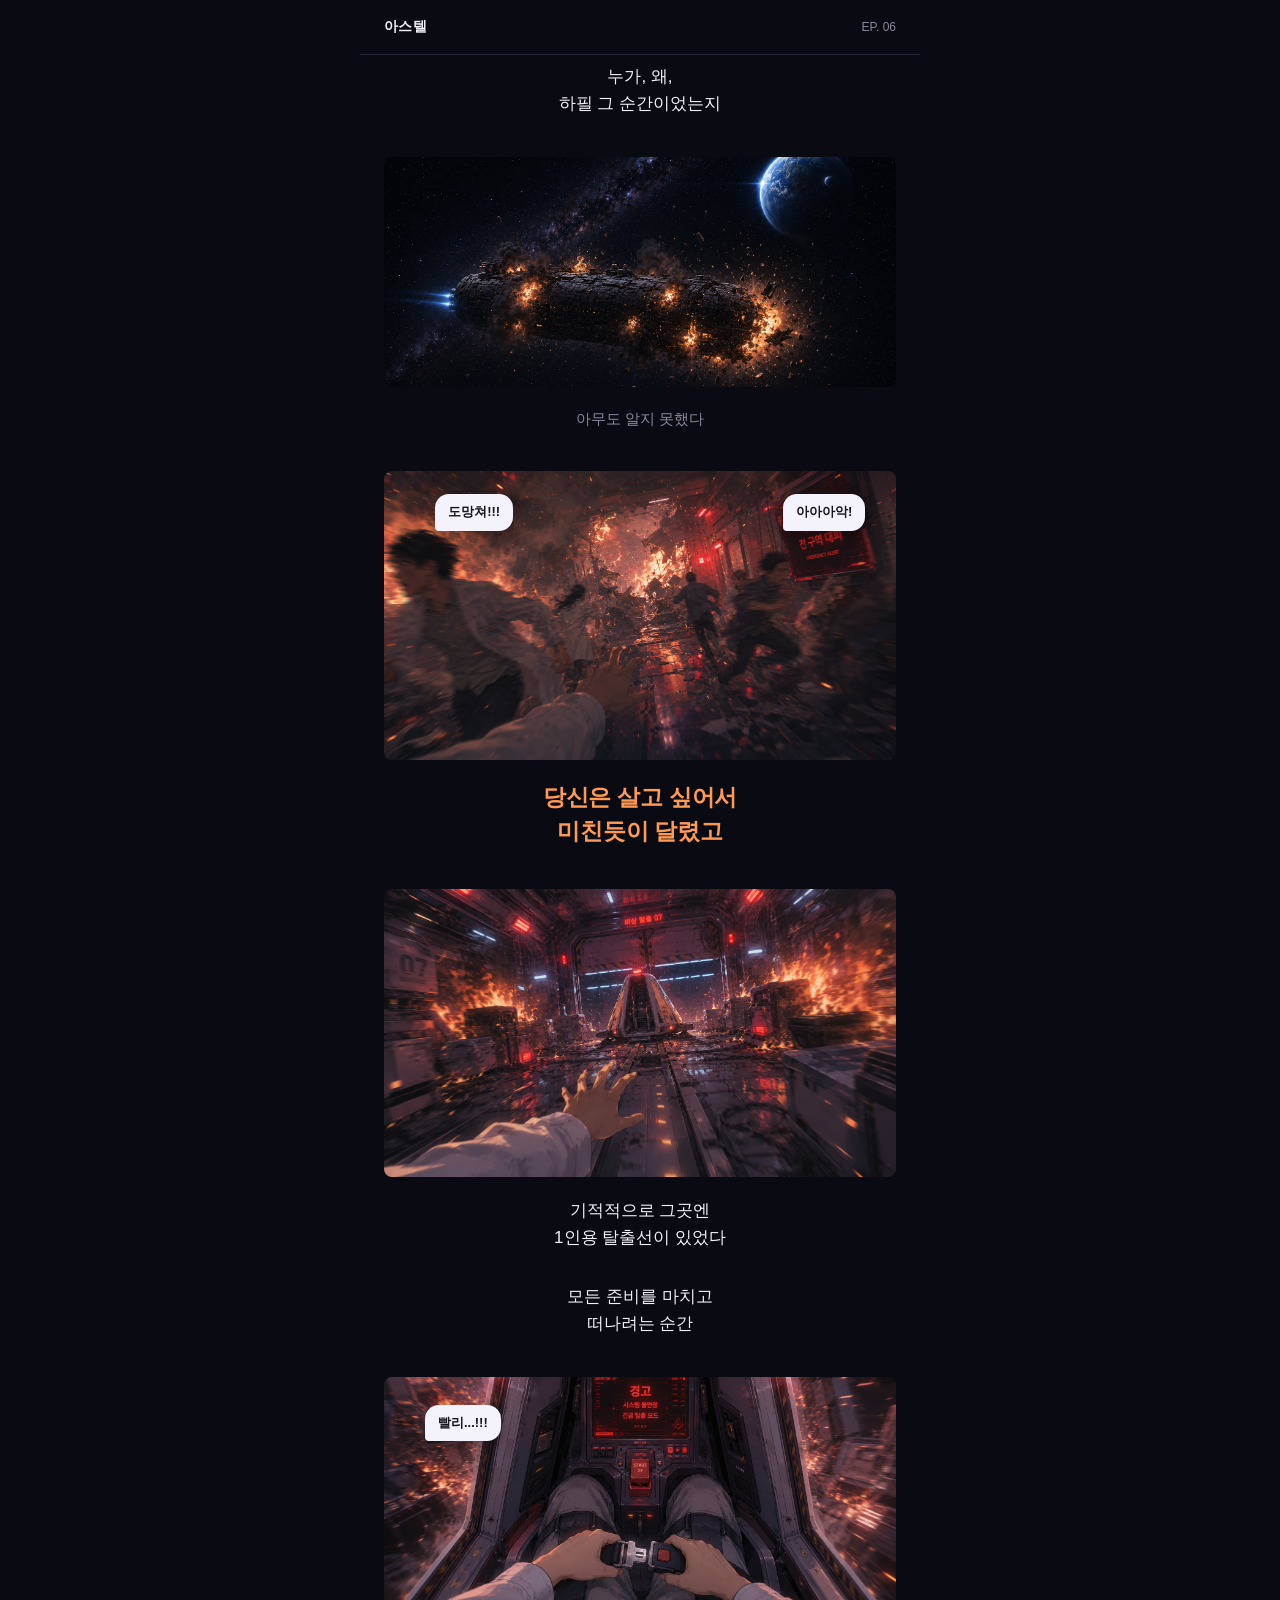
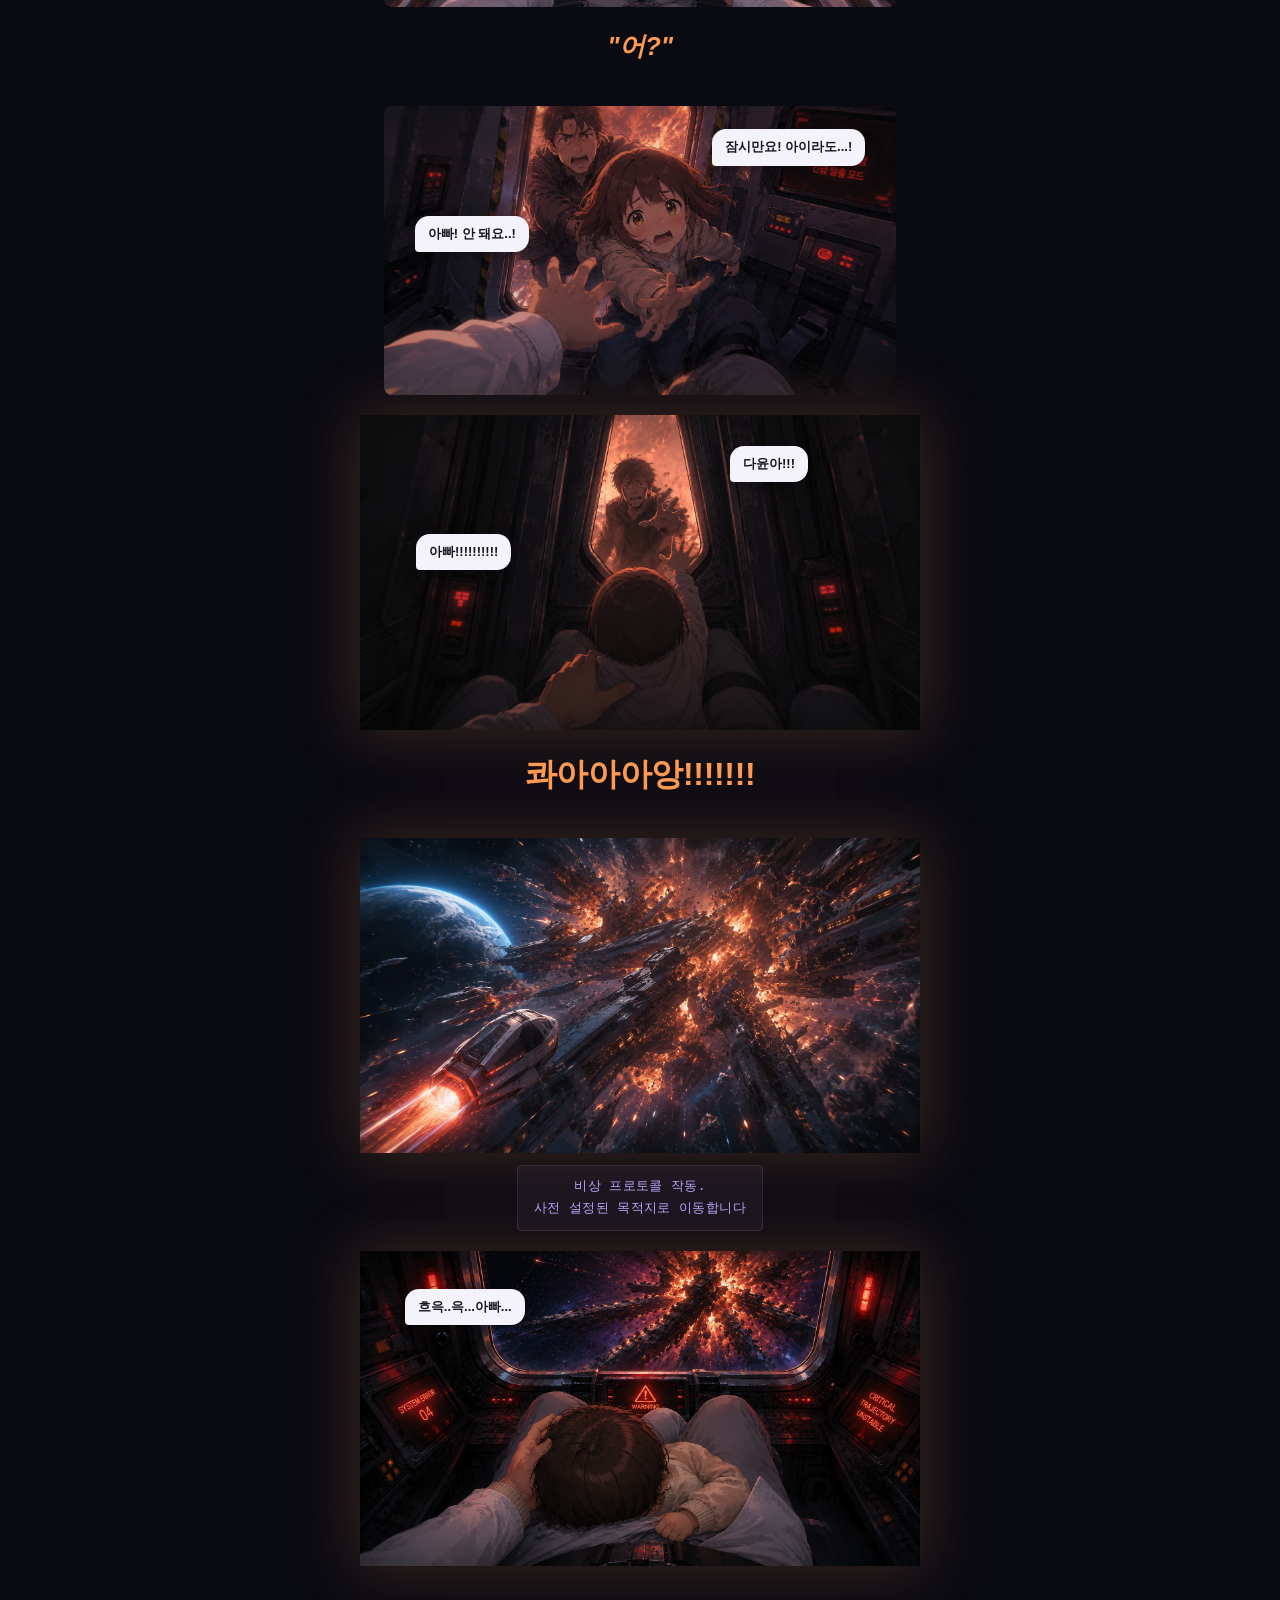
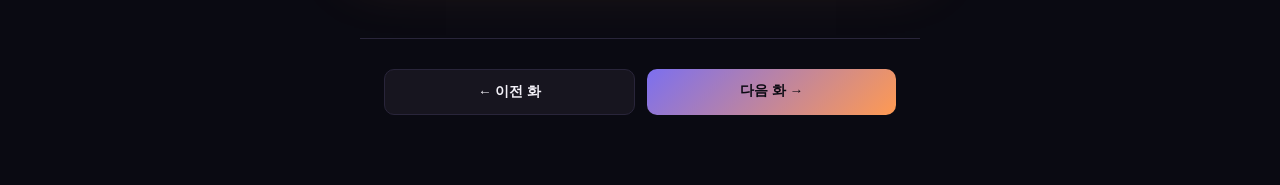
<file: episodes/ep6.html>
<!DOCTYPE html>
<html lang="ko">
<head>
<meta charset="UTF-8">
<meta name="viewport" content="width=device-width, initial-scale=1.0">
<title>6화 — 아스텔</title>
<link rel="stylesheet" href="../assets/site.css">
</head>
<body>

  <div class="site-nav">
    <a class="brand" href="../index.html">아스텔</a>
    <span class="ep-tag">EP. 06</span>
  </div>

  <div class="strip">

    <div class="cut">
      <div class="cut-text text-normal">누가, 왜,<br>하필 그 순간이었는지</div>
    </div>

    <div class="cut size-m">
      <div class="cut-media"><img src="images/ep6/ark_explosion_aftermath.png" alt="폭발 직후의 방주"></div>
    </div>

    <div class="cut">
      <div class="cut-text text-normal" style="font-size:15px;color:var(--text-quiet)">아무도 알지 못했다</div>
    </div>

    <div class="cut size-l reveal">
      <div class="cut-media">
        <img src="images/ep6/chaos_running.png" alt="혼란 속에서 도망치는 사람들">
        <div class="bubble-wrap" style="top:8%; left:10%;"><div class="bubble">도망쳐!!!</div></div>
        <div class="bubble-wrap" style="top:8%; right:6%;"><div class="bubble">아아아악!</div></div>
      </div>
    </div>

    <div class="cut">
      <div class="cut-text text-impact">당신은 살고 싶어서<br>미친듯이 달렸고</div>
    </div>

    <div class="cut size-l reveal">
      <div class="cut-media"><img src="images/ep6/corridor_pov.png" alt="불타는 복도를 달리는 1인칭 시점"></div>
    </div>

    <div class="cut">
      <div class="cut-text text-normal">기적적으로 그곳엔<br>1인용 탈출선이 있었다</div>
    </div>

    <div class="cut">
      <div class="cut-text text-normal">모든 준비를 마치고<br>떠나려는 순간</div>
    </div>

    <div class="cut size-m">
      <div class="cut-media">
        <img src="images/ep6/cockpit_controls.png" alt="조종석에서 안전벨트를 매는 손">
        <div class="bubble-wrap" style="top:12%; left:8%;"><div class="bubble">빨리...!!!</div></div>
      </div>
    </div>

    <div class="cut">
      <div class="cut-text text-impact-quote">"어?"</div>
    </div>

    <div class="cut size-l reveal">
      <div class="cut-media">
        <img src="images/ep6/girl_grabbing_pod.png" alt="탈출선에 매달리는 소녀">
        <div class="bubble-wrap" style="top:8%; right:6%;"><div class="bubble">잠시만요! 아이라도...!</div></div>
        <div class="bubble-wrap" style="top:38%; left:6%;"><div class="bubble">아빠! 안 돼요..!</div></div>
      </div>
    </div>

    <div class="cut size-full reveal">
      <div class="cut-media">
        <img src="images/ep6/child_closeup.png" alt="아이를 알아보는 순간">
        <div class="bubble-wrap" style="top:10%; right:20%;"><div class="bubble">다윤아!!!</div></div>
        <div class="bubble-wrap" style="top:38%; left:10%;"><div class="bubble">아빠!!!!!!!!!!</div></div>
      </div>
    </div>

    <div class="cut">
      <div class="cut-text text-impact" style="font-size:32px">콰아아아앙!!!!!!!</div>
    </div>

    <div class="cut size-full reveal">
      <div class="cut-media"><img src="images/ep6/pod_flying_explosion.png" alt="폭발 속으로 튕겨나가는 탈출선"></div>
    </div>

    <div class="cut" style="text-align:center;">
      <div class="cut-text text-system">비상 프로토콜 작동.<br>사전 설정된 목적지로 이동합니다</div>
    </div>

    <div class="cut size-full reveal">
      <div class="cut-media">
        <img src="images/ep6/final_ending.png" alt="탈출선 안, 흐느끼는 순간">
        <div class="bubble-wrap" style="top:12%; left:8%;"><div class="bubble">흐윽..윽...아빠...</div></div>
      </div>
    </div>
  </div>

  <div class="ep-end">
    <a href="ep5.html">← 이전 화</a>
    <a class="next" href="ep7.html">다음 화 →</a>
  </div>

<script>
  const revealEls = document.querySelectorAll('.reveal');
  const io = new IntersectionObserver((entries) => {
    entries.forEach(entry => {
      if (entry.isIntersecting) {
        entry.target.classList.add('is-visible');
        io.unobserve(entry.target);
      }
    });
  }, { threshold: 0.2 });
  revealEls.forEach(el => io.observe(el));
</script>

</body>
</html>
</file>
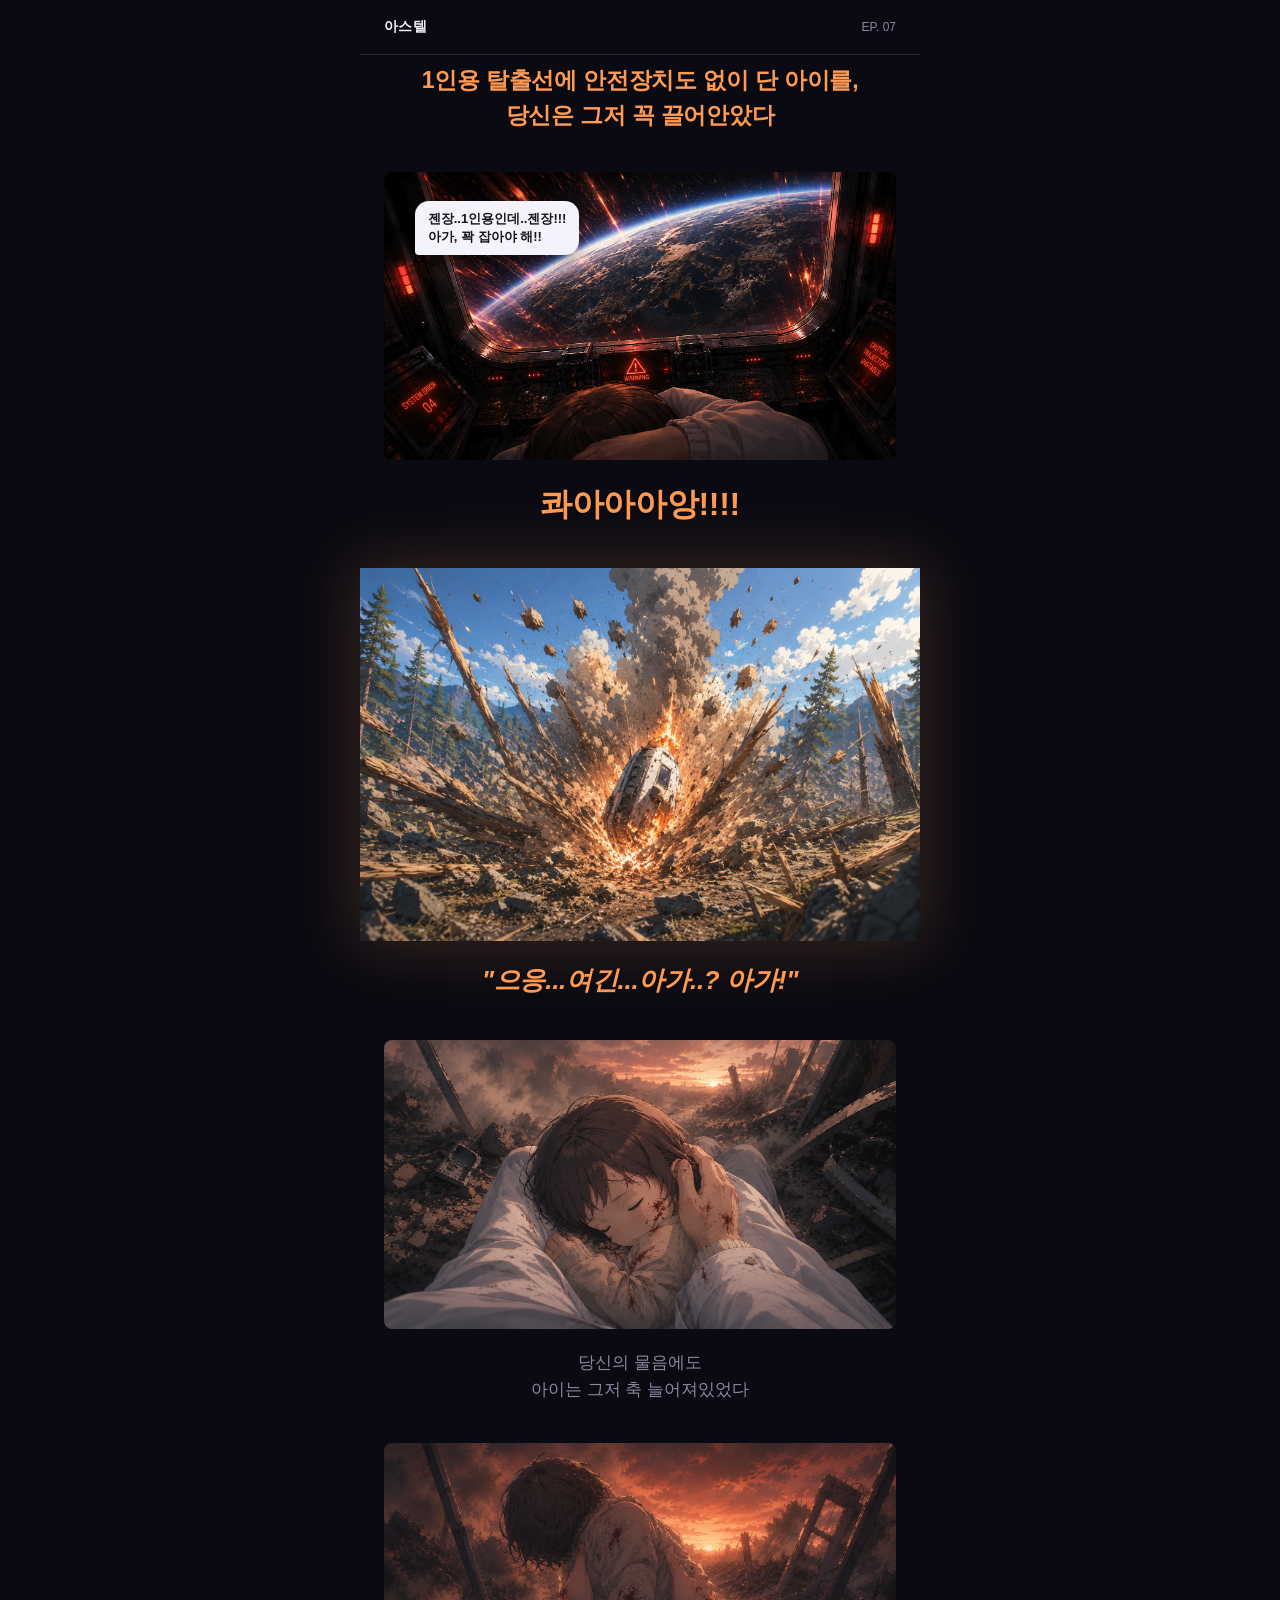
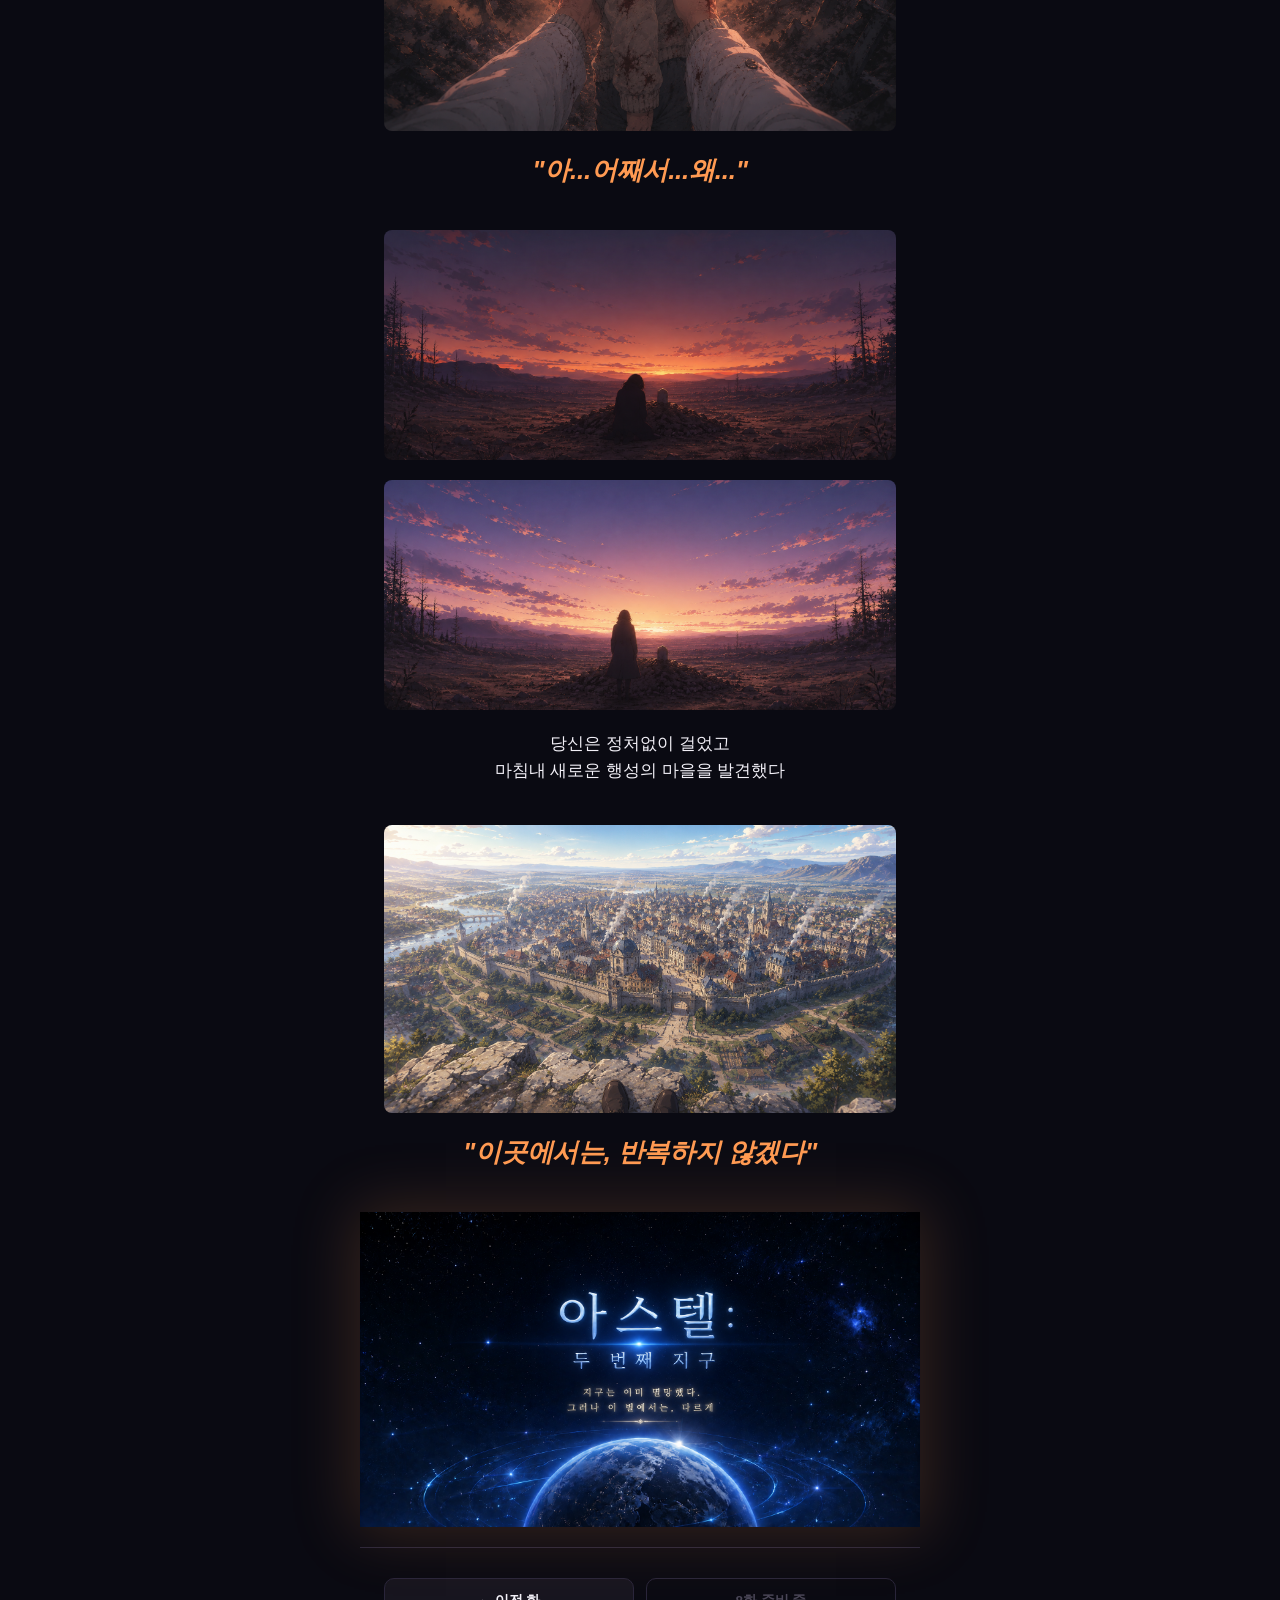
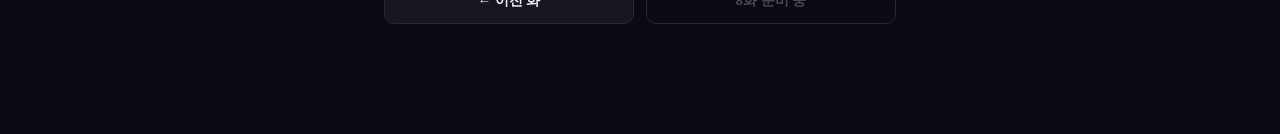
<file: episodes/ep7.html>
<!DOCTYPE html>
<html lang="ko">
<head>
<meta charset="UTF-8">
<meta name="viewport" content="width=device-width, initial-scale=1.0">
<title>7화 — 아스텔</title>
<link rel="stylesheet" href="../assets/site.css">
</head>
<body>

  <div class="site-nav">
    <a class="brand" href="../index.html">아스텔</a>
    <span class="ep-tag">EP. 07</span>
  </div>

  <div class="strip">

    <div class="cut">
      <div class="cut-text text-impact">1인용 탈출선에 안전장치도 없이 단 아이를,<br>당신은 그저 꼭 끌어안았다</div>
    </div>

    <div class="cut size-l reveal">
      <div class="cut-media">
        <img src="images/ep7/cockpit_earth_child.png" alt="탈출선 안, 아이를 끌어안은 순간">
        <div class="bubble-wrap" style="top:10%; left:6%;"><div class="bubble">젠장..1인용인데..젠장!!!<br>아가, 꽉 잡아야 해!!</div></div>
      </div>
    </div>

    <div class="cut">
      <div class="cut-text text-impact" style="font-size:32px">콰아아아앙!!!!</div>
    </div>

    <div class="cut size-full reveal">
      <div class="cut-media"><img src="images/ep7/crash_explosion.png" alt="불시착하는 탈출선"></div>
    </div>

    <div class="cut">
      <div class="cut-text text-impact-quote">"으응...여긴...아가..? 아가!"</div>
    </div>

    <div class="cut size-l reveal">
      <div class="cut-media"><img src="images/ep7/cradling_child.png" alt="아이를 안고 부르는 장면"></div>
    </div>

    <div class="cut">
      <div class="cut-text text-normal" style="color:var(--text-quiet)">당신의 물음에도<br>아이는 그저 축 늘어져있었다</div>
    </div>

    <div class="cut size-l reveal">
      <div class="cut-media"><img src="images/ep7/grief_bloodied.png" alt="피 묻은 손, 홀로 남겨진 순간"></div>
    </div>

    <div class="cut">
      <div class="cut-text text-impact-quote">"아...어째서...왜..."</div>
    </div>

    <div class="cut size-m">
      <div class="cut-media"><img src="images/ep7/grief_sunset_1.png" alt="노을 아래 홀로 앉은 실루엣"></div>
    </div>

    <div class="cut size-m">
      <div class="cut-media"><img src="images/ep7/grief_sunset_walk.png" alt="일어나 걷기 시작하는 실루엣"></div>
    </div>

    <div class="cut">
      <div class="cut-text text-normal">당신은 정처없이 걸었고<br>마침내 새로운 행성의 마을을 발견했다</div>
    </div>

    <div class="cut size-l reveal">
      <div class="cut-media"><img src="images/ep7/village_discovery.png" alt="언덕 위에서 내려다본 아스텔 도시"></div>
    </div>

    <div class="cut">
      <div class="cut-text text-impact-quote">"이곳에서는, 반복하지 않겠다"</div>
    </div>

    <div class="cut size-full reveal">
      <div class="cut-media"><img src="images/ep7/final_title_globe.png" alt="아스텔 타이틀 컷"></div>
    </div>

  <div class="ep-end">
    <a href="ep6.html">← 이전 화</a>
    <span class="disabled">8화 준비 중</span>
  </div>

<script>
  const revealEls = document.querySelectorAll('.reveal');
  const io = new IntersectionObserver((entries) => {
    entries.forEach(entry => {
      if (entry.isIntersecting) {
        entry.target.classList.add('is-visible');
        io.unobserve(entry.target);
      }
    });
  }, { threshold: 0.2 });
  revealEls.forEach(el => io.observe(el));
</script>

</body>
</html>
</file>
<file: assets/site.css>
:root {
  --bg: #0a0a12;
  --text-main: #f2f0f7;
  --text-quiet: #8b87a0;
  --accent-violet: #7c6fef;
  --accent-violet-bright: #b6a6ff;
  --accent-ember: #ff9a52;
  --note-border: #29253a;
}

* { box-sizing: border-box; }

html, body {
  margin: 0;
  background: var(--bg);
  color: var(--text-main);
  font-family: 'Pretendard Variable', Pretendard, 'Noto Sans KR', 'Apple SD Gothic Neo', -apple-system, BlinkMacSystemFont, sans-serif;
}

body {
  display: flex;
  flex-direction: column;
  align-items: center;
}

a { color: inherit; }

/* Top nav */
.site-nav {
  max-width: 560px;
  width: 100%;
  padding: 18px 24px;
  display: flex;
  align-items: center;
  justify-content: space-between;
  border-bottom: 1px solid var(--note-border);
}

.site-nav .brand {
  font-size: 14px;
  font-weight: 800;
  letter-spacing: 0.02em;
  text-decoration: none;
}

.site-nav .ep-tag {
  font-size: 12px;
  color: var(--text-quiet);
}

/* Landing page */
.hero {
  max-width: 560px;
  width: 100%;
  padding: 70px 24px 40px;
  text-align: center;
}

.hero .tagline {
  font-size: 12px;
  letter-spacing: 0.16em;
  color: var(--accent-violet-bright);
  text-transform: uppercase;
  margin-bottom: 18px;
  font-weight: 700;
}

.hero h1 {
  font-size: 30px;
  line-height: 1.4;
  margin: 0 0 18px;
  font-weight: 800;
}

.hero p.lead {
  font-size: 15px;
  line-height: 1.8;
  color: #cfc9e2;
  margin: 0 0 40px;
}

.hero .cta {
  display: inline-block;
  background: linear-gradient(135deg, var(--accent-violet), var(--accent-ember));
  color: #0a0a12;
  font-weight: 800;
  font-size: 15px;
  padding: 14px 30px;
  border-radius: 999px;
  text-decoration: none;
}

/* Strip */
.strip {
  max-width: 560px;
  width: 100%;
  padding-bottom: 40px;
}

.cut {
  padding: 0 24px;
  margin-bottom: 4px;
}

.cut-media {
  position: relative;
  overflow: hidden;
  border-radius: 8px;
  margin: 20px 0 12px;
}

.cut-media img {
  width: 100%;
  display: block;
  object-fit: cover;
}

.size-s .cut-media img { max-height: 130px; }
.size-m .cut-media img { max-height: 230px; }
.size-l .cut-media img { max-height: 340px; }
.size-full { padding: 0; }
.size-full .cut-media {
  border-radius: 0;
  box-shadow: 0 0 60px 6px rgba(255,154,82,0.18), 0 0 0 1px rgba(255,154,82,0.14) inset;
}
.size-full .cut-media img { max-height: 520px; }

.reveal {
  opacity: 0;
  transform: scale(0.96);
  transition: opacity 0.9s ease, transform 0.9s ease;
}
.reveal.is-visible {
  opacity: 1;
  transform: scale(1);
}

.cut-text {
  text-align: center;
  padding: 8px 4px 20px;
}

.text-normal {
  font-size: 17px;
  color: var(--text-main);
  line-height: 1.6;
  font-weight: 500;
}

.text-impact {
  font-size: 23px;
  font-weight: 800;
  color: var(--accent-ember);
  line-height: 1.5;
  letter-spacing: -0.01em;
}

.text-impact-quote {
  font-size: 26px;
  font-weight: 800;
  color: var(--accent-ember);
  line-height: 1.5;
  letter-spacing: -0.01em;
  font-style: italic;
}

.text-system {
  font-family: 'Courier New', monospace;
  font-size: 13px;
  color: var(--accent-violet-bright);
  letter-spacing: 0.03em;
  line-height: 1.7;
  border: 1px solid var(--note-border);
  display: inline-block;
  padding: 10px 16px;
  border-radius: 4px;
  background: #14121e;
}

.bubble-wrap {
  position: absolute;
  max-width: 62%;
}

.bubble {
  background: #f4f2fa;
  color: #17151f;
  font-size: 13px;
  font-weight: 700;
  padding: 9px 13px;
  border-radius: 14px 14px 14px 4px;
  box-shadow: 0 4px 14px rgba(0,0,0,0.35);
  line-height: 1.4;
}

/* Episode end nav */
.ep-end {
  max-width: 560px;
  width: 100%;
  padding: 30px 24px 70px;
  border-top: 1px solid var(--note-border);
  margin-top: 20px;
  display: flex;
  justify-content: space-between;
  gap: 12px;
}

.ep-end a, .ep-end span {
  flex: 1;
  text-align: center;
  font-size: 13.5px;
  font-weight: 700;
  padding: 13px 10px;
  border-radius: 10px;
  text-decoration: none;
}

.ep-end a {
  background: #17151f;
  border: 1px solid var(--note-border);
  color: var(--text-main);
}

.ep-end span.disabled {
  color: #4a4657;
  border: 1px solid var(--note-border);
}

.ep-end a.next {
  background: linear-gradient(135deg, var(--accent-violet), var(--accent-ember));
  color: #0a0a12;
  border: none;
}

.fade-bottom img {
  object-position: top;
  -webkit-mask-image: linear-gradient(to bottom, black 55%, transparent 100%);
  mask-image: linear-gradient(to bottom, black 55%, transparent 100%);
}

.crop-bottom img {
  object-position: bottom;
}
</file>
